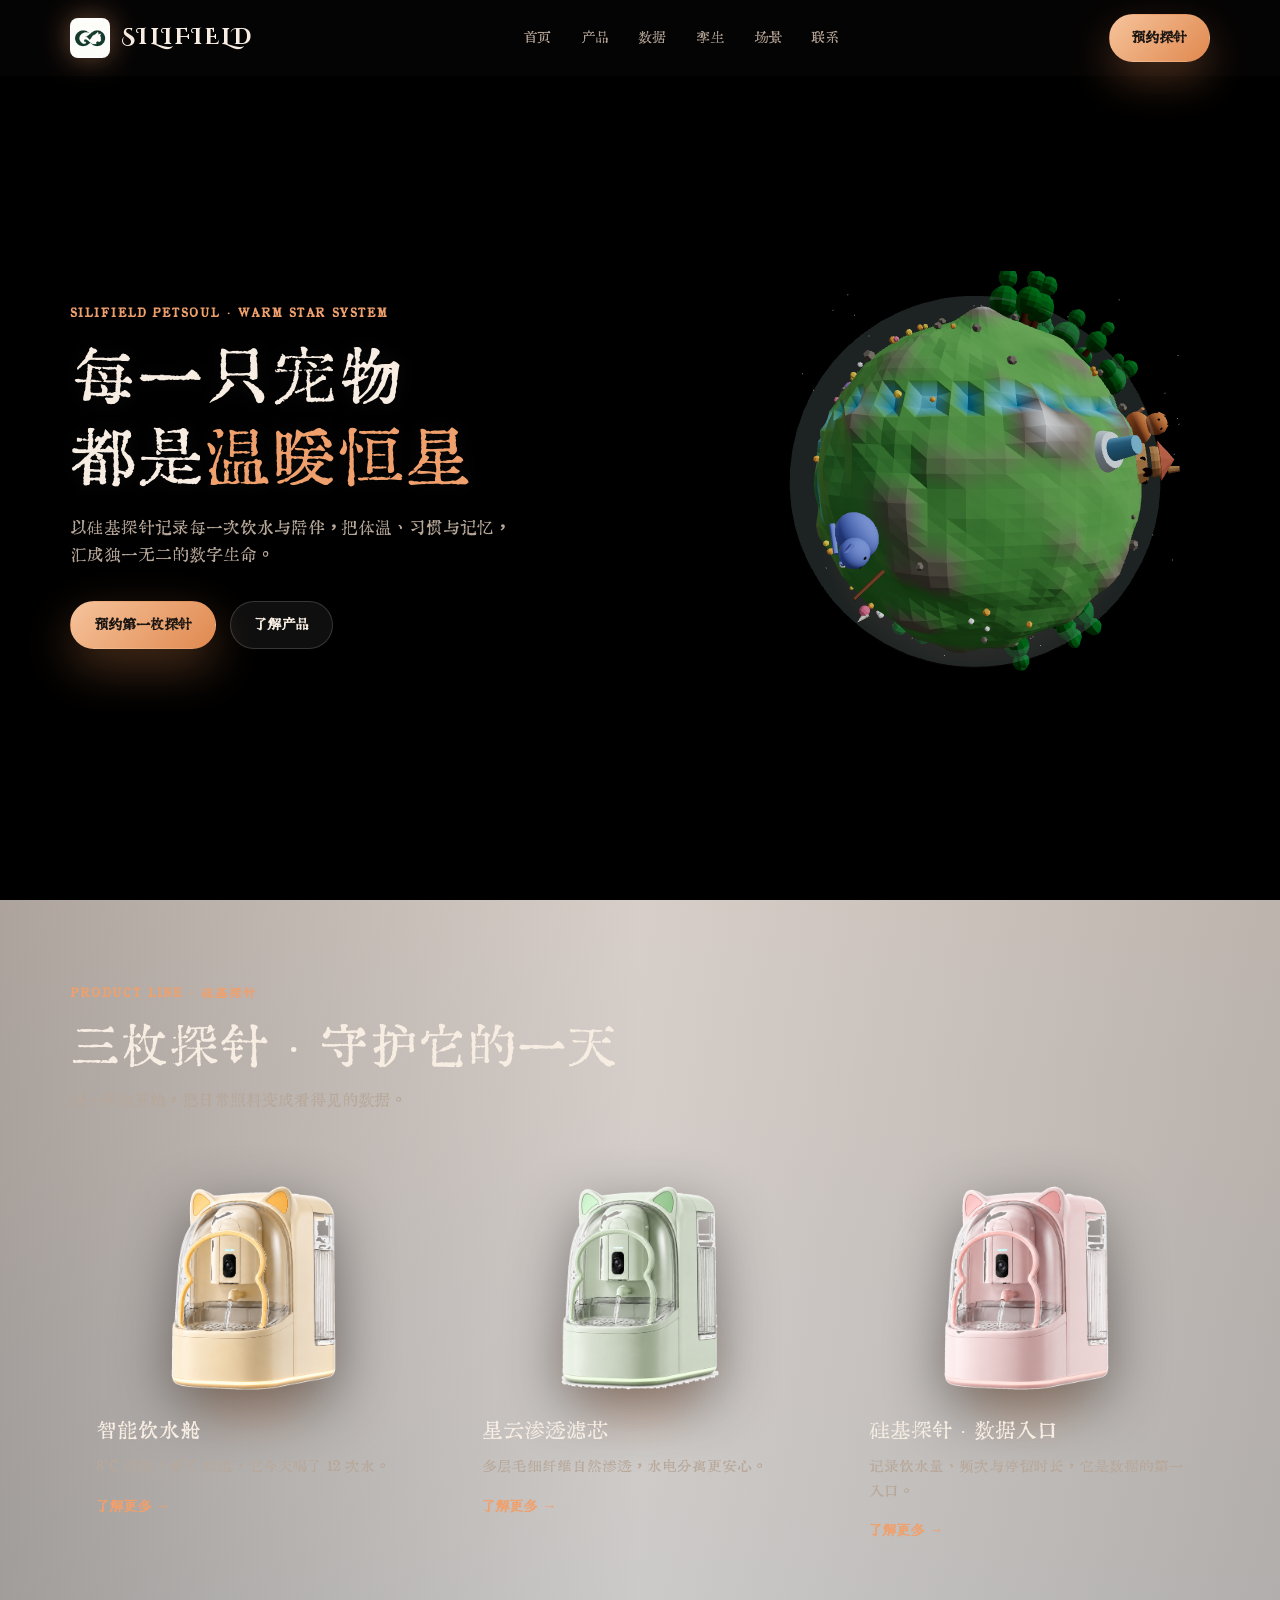
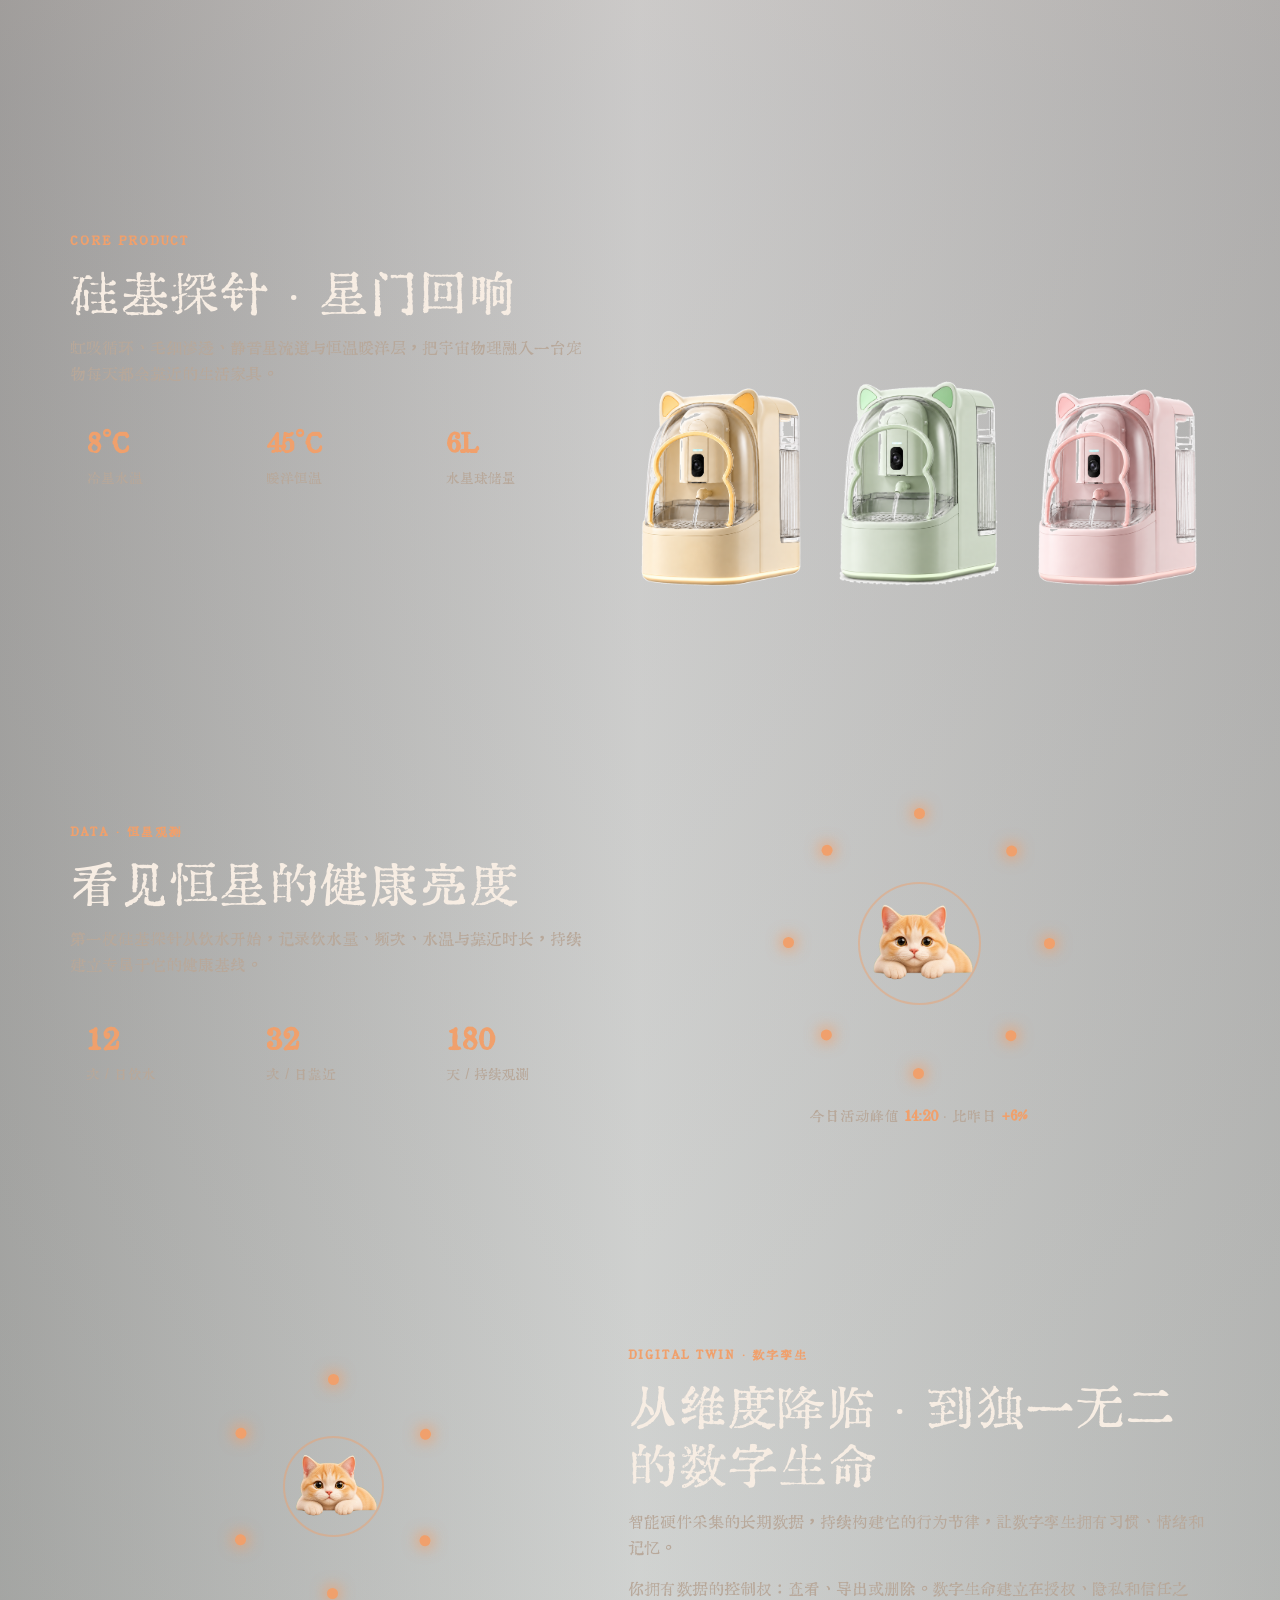
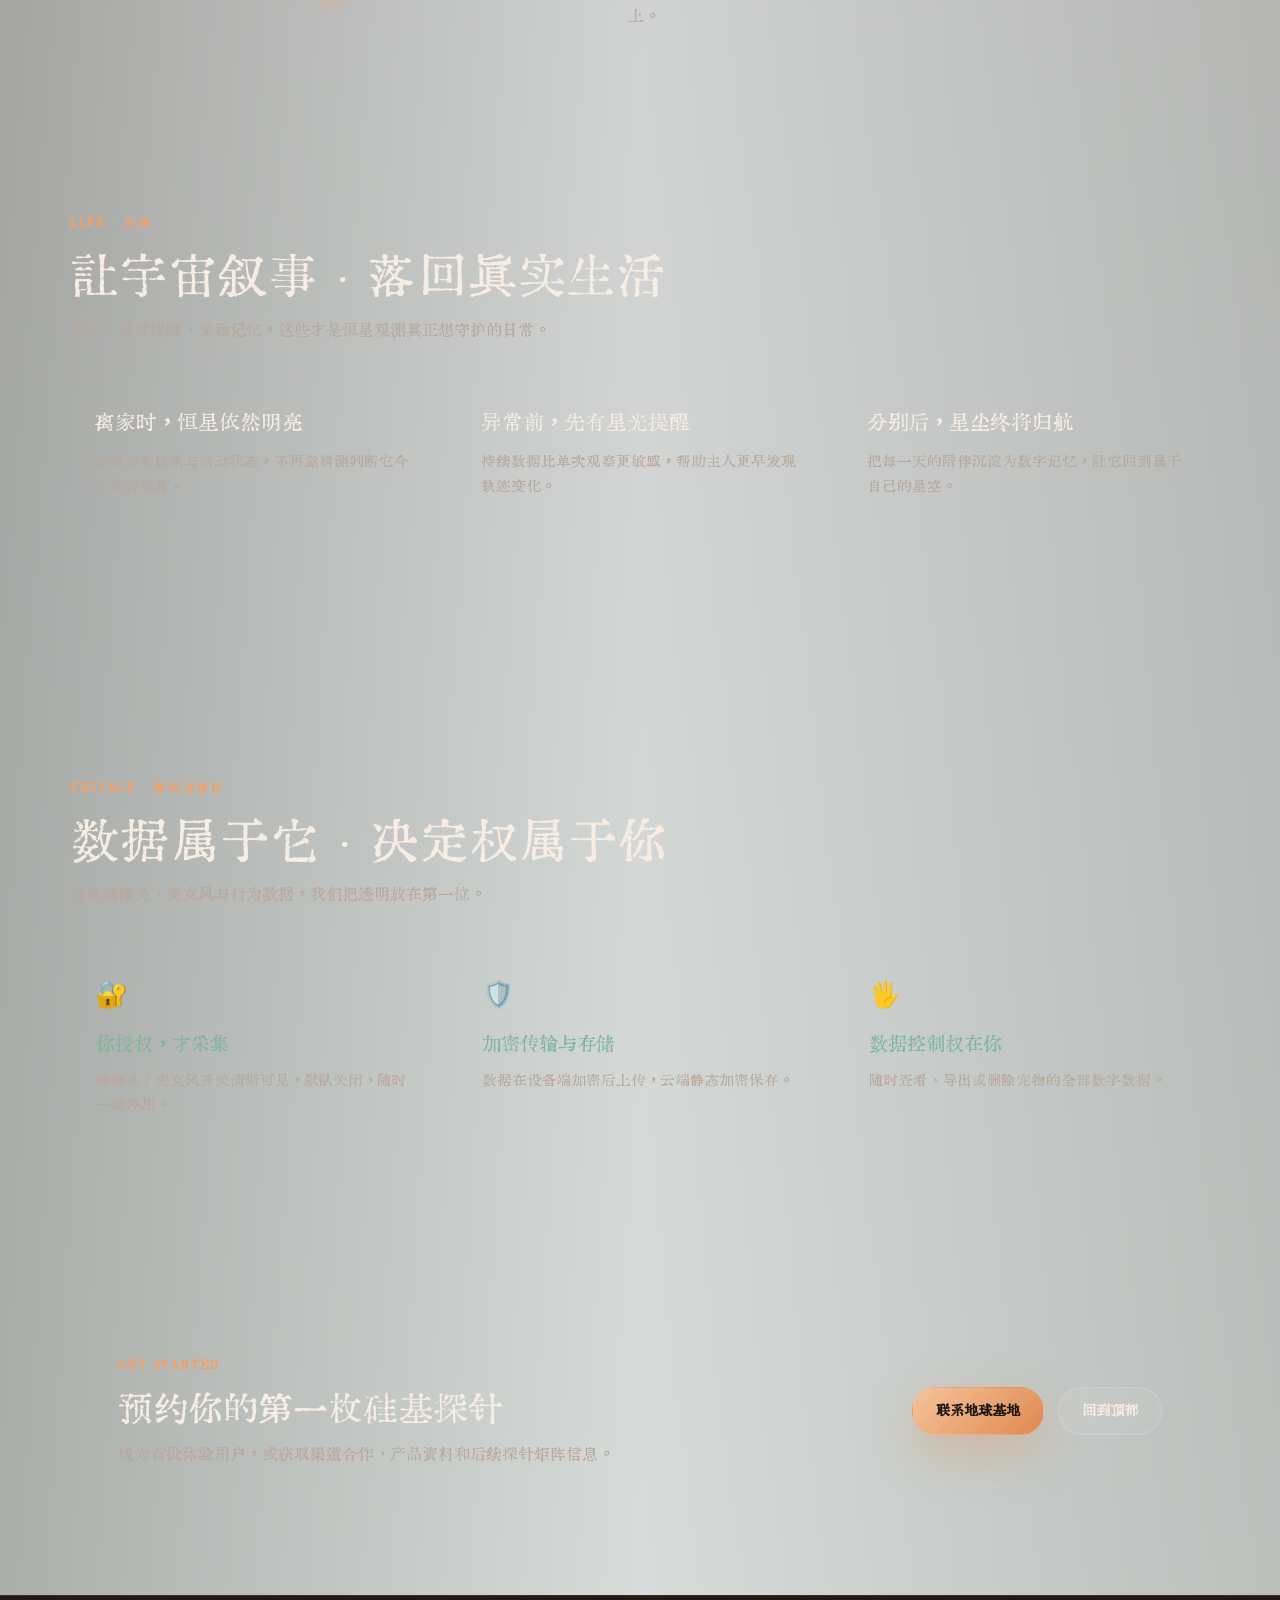
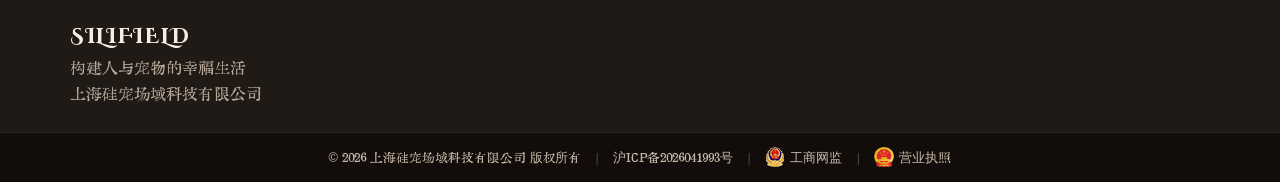
<file: index.html>
<!DOCTYPE html>
<html lang="zh-CN">
<head>
    <meta charset="UTF-8">
    <meta name="viewport" content="width=device-width, initial-scale=1.0">
    <meta name="description" content="硅宠场域 Silifield - 以硅基探针记录宠物恒星的生命数据，从饮水开始，构建从数据采集到数字孪生的温暖生命体系。">
    <meta name="keywords" content="硅宠场域,Silifield,PetSoul,智能宠物饮水机,宠物健康监测,数字孪生,宠物智能硬件">
    <title>硅宠场域 Silifield - 每一只宠物都是温暖恒星</title>
    <link rel="canonical" href="https://www.silifield.com/">
    <link rel="icon" href="images/favicon.png" type="image/png" sizes="64x64">
    <link rel="apple-touch-icon" href="images/apple-touch-icon.png" sizes="180x180">
    <!-- Open Graph：微信 / QQ / 微博等分享链接时显示中文标题、描述与封面图 -->
    <meta property="og:type" content="website">
    <meta property="og:site_name" content="硅宠场域 Silifield">
    <meta property="og:title" content="硅宠场域 Silifield - 每一只宠物都是温暖恒星">
    <meta property="og:description" content="以硅基探针记录宠物恒星的生命数据，从饮水开始，构建从数据采集到数字孪生的温暖生命体系。">
    <meta property="og:url" content="https://www.silifield.com/">
    <meta property="og:image" content="https://www.silifield.com/images/og-cover.jpg">
    <meta property="og:image:width" content="1200">
    <meta property="og:image:height" content="630">
    <meta property="og:locale" content="zh_CN">
    <!-- Twitter / X 分享卡片 -->
    <meta name="twitter:card" content="summary_large_image">
    <meta name="twitter:title" content="硅宠场域 Silifield - 每一只宠物都是温暖恒星">
    <meta name="twitter:description" content="以硅基探针记录宠物恒星的生命数据，从饮水开始，构建从数据采集到数字孪生的温暖生命体系。">
    <meta name="twitter:image" content="https://www.silifield.com/images/og-cover.jpg">
    <link rel="stylesheet" href="css/style.css?v=20261014-planet">
</head>
<body>
    <canvas class="page-reveal-mask" id="pageRevealMask" aria-hidden="true"></canvas>

    <header class="site-header" id="navbar">
        <div class="container nav-shell">
            <a class="brand" href="#hero">
                <img class="brand-mark" src="images/silifield-logo.png" alt="硅宠场域 SiliField 商标" width="40" height="40">
                <span class="brand-text">SILIFIELD</span>
            </a>
            <nav class="nav-links" aria-label="主导航">
                <a href="#hero">首页</a>
                <a href="#products">产品</a>
                <a href="#data">数据</a>
                <a href="#twin">孪生</a>
                <a href="#scenes">场景</a>
                <a href="#contact">联系</a>
            </nav>
            <a class="quote-button" href="#contact">预约探针</a>
            <button class="nav-toggle" id="navbarToggle" type="button" aria-label="打开菜单" aria-expanded="false">
                <span></span>
                <span></span>
                <span></span>
            </button>
        </div>
    </header>

    <main>
        <section class="hero" id="hero">
            <div class="container hero-layout">
                <div class="hero-copy" data-animate>
                    <p class="eyebrow">SILIFIELD PETSOUL · WARM STAR SYSTEM</p>
                    <h1 class="hero-title" aria-label="每一只宠物都是温暖恒星">
                        <span class="hero-title-line">每一只宠物</span>
                        <span class="hero-title-line">都是<span class="g">温暖恒星</span></span>
                    </h1>
                    <p class="hero-desc">以硅基探针记录每一次饮水与陪伴，把体温、习惯与记忆，汇成独一无二的数字生命。</p>
                    <div class="hero-actions">
                        <a class="btn btn-primary" href="#contact">预约第一枚探针</a>
                        <a class="btn btn-secondary" href="#products">了解产品</a>
                    </div>
                </div>

                <div class="hero-prod" data-animate aria-label="Petsoul 3D 数字星球">
                    <div class="prod-glow"></div>
                    <div class="hero-planet" id="heroPlanet"></div>
                </div>
            </div>
        </section>

        <section class="products" id="products">
            <div class="container">
                <div class="section-heading" data-animate>
                    <p class="eyebrow">PRODUCT LINE · 硅基探针</p>
                    <h2>三枚探针 · 守护它的一天</h2>
                    <p>从一杯水开始，把日常照料变成看得见的数据。</p>
                </div>

                <div class="product-grid" data-animate>
                    <article class="prod-card">
                        <div class="prod-glow"></div>
                        <div class="prod-img"><img src="images/暖泉饮水机V1.0样本1-cutout.png" alt="智能饮水舱" loading="lazy" decoding="async"></div>
                        <h3>智能饮水舱</h3>
                        <p class="prod-line">8°C 清凉 / 45°C 恒温，它今天喝了 12 次水。</p>
                        <a href="#contact">了解更多 <span aria-hidden="true">→</span></a>
                    </article>

                    <article class="prod-card">
                        <div class="prod-glow"></div>
                        <div class="prod-img"><img src="images/暖泉饮水机V1.0样本2-cutout.png" alt="星云渗透滤芯" loading="lazy" decoding="async"></div>
                        <h3>星云渗透滤芯</h3>
                        <p class="prod-line">多层毛细纤维自然渗透，水电分离更安心。</p>
                        <a href="#contact">了解更多 <span aria-hidden="true">→</span></a>
                    </article>

                    <article class="prod-card">
                        <div class="prod-glow"></div>
                        <div class="prod-img"><img src="images/暖泉饮水机V1.0样本3-cutout.png" alt="硅基探针数据入口" loading="lazy" decoding="async"></div>
                        <h3>硅基探针 · 数据入口</h3>
                        <p class="prod-line">记录饮水量、频次与停留时长，它是数据的第一入口。</p>
                        <a href="#contact">了解更多 <span aria-hidden="true">→</span></a>
                    </article>
                </div>
            </div>
        </section>

        <section class="showcase" id="showcase">
            <div class="container showcase-layout">
                <div class="showcase-copy" data-animate>
                    <p class="eyebrow">CORE PRODUCT</p>
                    <h2>硅基探针 · 星门回响</h2>
                    <p>虹吸循环、毛细渗透、静音星流道与恒温暖洋层，把宇宙物理融入一台宠物每天都会靠近的生活家具。</p>
                    <div class="spec-row" aria-label="产品核心参数">
                        <div><strong>8°C</strong><span>冷星水温</span></div>
                        <div><strong>45°C</strong><span>暖洋恒温</span></div>
                        <div><strong>6L</strong><span>水星球储量</span></div>
                    </div>
                </div>

                <div class="project-mosaic sample-gallery" data-animate aria-label="暖泉饮水机 V1.0 样本图">
                    <img class="sample-image" src="images/暖泉饮水机V1.0样本1-cutout.png" alt="暖泉饮水机 V1.0 样本 1" loading="lazy" decoding="async">
                    <img class="sample-image" src="images/暖泉饮水机V1.0样本2-cutout.png" alt="暖泉饮水机 V1.0 样本 2" loading="lazy" decoding="async">
                    <img class="sample-image" src="images/暖泉饮水机V1.0样本3-cutout.png" alt="暖泉饮水机 V1.0 样本 3" loading="lazy" decoding="async">
                </div>
            </div>
        </section>

        <section class="data-section" id="data">
            <div class="container data-layout">
                <div class="data-copy" data-animate>
                    <p class="eyebrow">DATA · 恒星观测</p>
                    <h2>看见恒星的健康亮度</h2>
                    <p>第一枚硅基探针从饮水开始，记录饮水量、频次、水温与靠近时长，持续建立专属于它的健康基线。</p>
                    <div class="data-stats">
                        <div class="stat"><strong data-count="12">0</strong><span>次 / 日饮水</span></div>
                        <div class="stat"><strong data-count="32">0</strong><span>次 / 日靠近</span></div>
                        <div class="stat"><strong data-count="180">0</strong><span>天 / 持续观测</span></div>
                    </div>
                </div>

                <div class="data-console" data-animate aria-label="饮水活动呼吸光点轨道">
                    <div class="orbit">
                        <div class="orbit-track">
                            <span class="slot" style="transform: rotate(0deg)"><i></i></span>
                            <span class="slot" style="transform: rotate(45deg)"><i></i></span>
                            <span class="slot" style="transform: rotate(90deg)"><i></i></span>
                            <span class="slot" style="transform: rotate(135deg)"><i></i></span>
                            <span class="slot" style="transform: rotate(180deg)"><i></i></span>
                            <span class="slot" style="transform: rotate(225deg)"><i></i></span>
                            <span class="slot" style="transform: rotate(270deg)"><i></i></span>
                            <span class="slot" style="transform: rotate(315deg)"><i></i></span>
                        </div>
                        <div class="orbit-pet"><img src="images/postcard-cat.png" alt="猫咪头像" loading="lazy" decoding="async"></div>
                    </div>
                    <p class="orbit-cap">今日活动峰值 <b>14:20</b> · 比昨日 <b>+6%</b></p>
                </div>
            </div>
        </section>

        <section class="twin-section" id="twin">
            <div class="container twin-layout">
                <div class="twin-visual" data-animate aria-label="数字孪生宠物轨道">
                    <div class="orbit orbit-sm">
                        <div class="orbit-track">
                            <span class="slot" style="transform: rotate(0deg)"><i></i></span>
                            <span class="slot" style="transform: rotate(60deg)"><i></i></span>
                            <span class="slot" style="transform: rotate(120deg)"><i></i></span>
                            <span class="slot" style="transform: rotate(180deg)"><i></i></span>
                            <span class="slot" style="transform: rotate(240deg)"><i></i></span>
                            <span class="slot" style="transform: rotate(300deg)"><i></i></span>
                        </div>
                        <div class="orbit-pet"><img src="images/postcard-cat.png" alt="数字孪生宠物" loading="lazy" decoding="async"></div>
                    </div>
                </div>

                <div class="twin-copy" data-animate>
                    <p class="eyebrow">DIGITAL TWIN · 数字孪生</p>
                    <h2>从维度降临 · 到独一无二的数字生命</h2>
                    <p>智能硬件采集的长期数据，持续构建它的行为节律，让数字孪生拥有习惯、情绪和记忆。</p>
                    <p>你拥有数据的控制权：查看、导出或删除。数字生命建立在授权、隐私和信任之上。</p>
                </div>
            </div>
        </section>

        <section class="scenes" id="scenes">
            <div class="container">
                <div class="section-heading" data-animate>
                    <p class="eyebrow">LIFE · 生活</p>
                    <h2>让宇宙叙事 · 落回真实生活</h2>
                    <p>离家、异常提醒、宠物记忆，这些才是恒星观测真正想守护的日常。</p>
                </div>

                <div class="scene-grid" data-animate>
                    <article class="scene-card">
                        <h3>离家时，恒星依然明亮</h3>
                        <p>远程查看饮水与活动状态，不再靠猜测判断它今天是否正常。</p>
                    </article>
                    <article class="scene-card">
                        <h3>异常前，先有星光提醒</h3>
                        <p>持续数据比单次观察更敏感，帮助主人更早发现轨迹变化。</p>
                    </article>
                    <article class="scene-card">
                        <h3>分别后，星尘终将归航</h3>
                        <p>把每一天的陪伴沉淀为数字记忆，让它回到属于自己的星空。</p>
                    </article>
                </div>
            </div>
        </section>

        <section class="trust-section" id="trust">
            <div class="container">
                <div class="section-heading" data-animate>
                    <p class="eyebrow">PRIVACY · 隐私与信任</p>
                    <h2>数据属于它 · 决定权属于你</h2>
                    <p>涉及摄像头、麦克风与行为数据，我们把透明放在第一位。</p>
                </div>

                <div class="trust-grid" data-animate>
                    <article class="trust-card">
                        <div class="trust-ico" aria-hidden="true">🔐</div>
                        <h3>你授权，才采集</h3>
                        <p>摄像头 / 麦克风开关清晰可见，默认关闭，随时一键停用。</p>
                    </article>
                    <article class="trust-card">
                        <div class="trust-ico" aria-hidden="true">🛡️</div>
                        <h3>加密传输与存储</h3>
                        <p>数据在设备端加密后上传，云端静态加密保存。</p>
                    </article>
                    <article class="trust-card">
                        <div class="trust-ico" aria-hidden="true">🖐️</div>
                        <h3>数据控制权在你</h3>
                        <p>随时查看、导出或删除宠物的全部数字数据。</p>
                    </article>
                </div>
            </div>
        </section>

        <section class="contact-section" id="contact">
            <div class="container">
                <div class="cta-strip" data-animate>
                    <div class="cta-copy">
                        <p class="eyebrow">GET STARTED</p>
                        <h2>预约你的第一枚硅基探针</h2>
                        <p>成为首批体验用户，或获取渠道合作、产品资料和后续探针矩阵信息。</p>
                    </div>
                    <div class="contact-actions">
                        <a class="btn btn-primary" href="#contact" data-postcard-open>联系地球基地</a>
                        <a class="btn btn-secondary" href="#hero">回到顶部</a>
                    </div>
                </div>
            </div>
        </section>
    </main>

    <div class="postcard-modal" id="postcardModal" aria-hidden="true">
        <div class="postcard-backdrop" data-postcard-close></div>
        <section class="postcard-dialog" role="dialog" aria-modal="true" aria-labelledby="postcardTitle">
            <div class="postcard-paper">
                <div class="postcard-stamp">SILIFIELD<br>PETSOUL</div>
                <p class="postcard-kicker">A POSTCARD FROM THE WARM FIELD</p>
                <h2 id="postcardTitle">上海硅宠场域科技有限公司</h2>
                <p class="postcard-vision">构建人与宠物的幸福生活</p>
                <p class="postcard-body">每一只宠物，都是从硅宠场域降临地球的温暖恒星。我们用硅基探针记录陪伴，以数字孪生留住生命的亮度。</p>
                <div class="postcard-signature">SiliField PetSoul</div>
            </div>
            <img class="postcard-cat" src="images/postcard-cat.png" alt="趴在明信片上的可爱橘白猫咪" decoding="async">
        </section>
    </div>

    <footer class="site-footer">
        <div class="container footer-layout">
            <div>
                <strong class="footer-brand">SILIFIELD</strong>
                <p>构建人与宠物的幸福生活</p>
                <p>上海硅宠场域科技有限公司</p>
            </div>
        </div>
    </footer>

    <div class="footer-legal-bar" role="contentinfo">
        <div class="container">
            <span class="legal-item legal-copy">&copy; 2026 上海硅宠场域科技有限公司 版权所有</span>
            <span class="legal-item">
                <a class="legal-link" href="https://beian.miit.gov.cn/" target="_blank" rel="noopener noreferrer">沪ICP备2026041993号</a>
            </span>
            <span class="legal-item">
                <img class="legal-emblem" src="images/national-emblem.png" alt="" width="20" height="20" decoding="async" aria-hidden="true">
                <a class="legal-link" href="http://www.beian.gov.cn/" target="_blank" rel="noopener noreferrer">工商网监</a>
            </span>
            <!-- 拿到「沪公网安备XXXX号」后，将上方 href 替换为官方标准完整备案页格式：
                 http://www.beian.gov.cn/portal/registerSystemInfo?recordcode=沪公网安备号码 -->
            <span class="legal-item">
                <img class="legal-emblem" src="images/gh.png" alt="" width="20" height="20" decoding="async" aria-hidden="true">
                <span class="legal-license" title="营业执照（待接入）">营业执照</span>
            </span>
            <!-- 预留营业执照入口：后续请将上方 span 替换为
                 <a class="legal-link" href="https://您的营业执照链接" target="_blank" rel="noopener noreferrer">营业执照</a> -->
        </div>
    </div>

    <script type="module" src="js/planet-scene.js?v=20261014f"></script>
    <script src="js/main.js?v=20260807-warm8"></script>
</body>
</html>
</file>
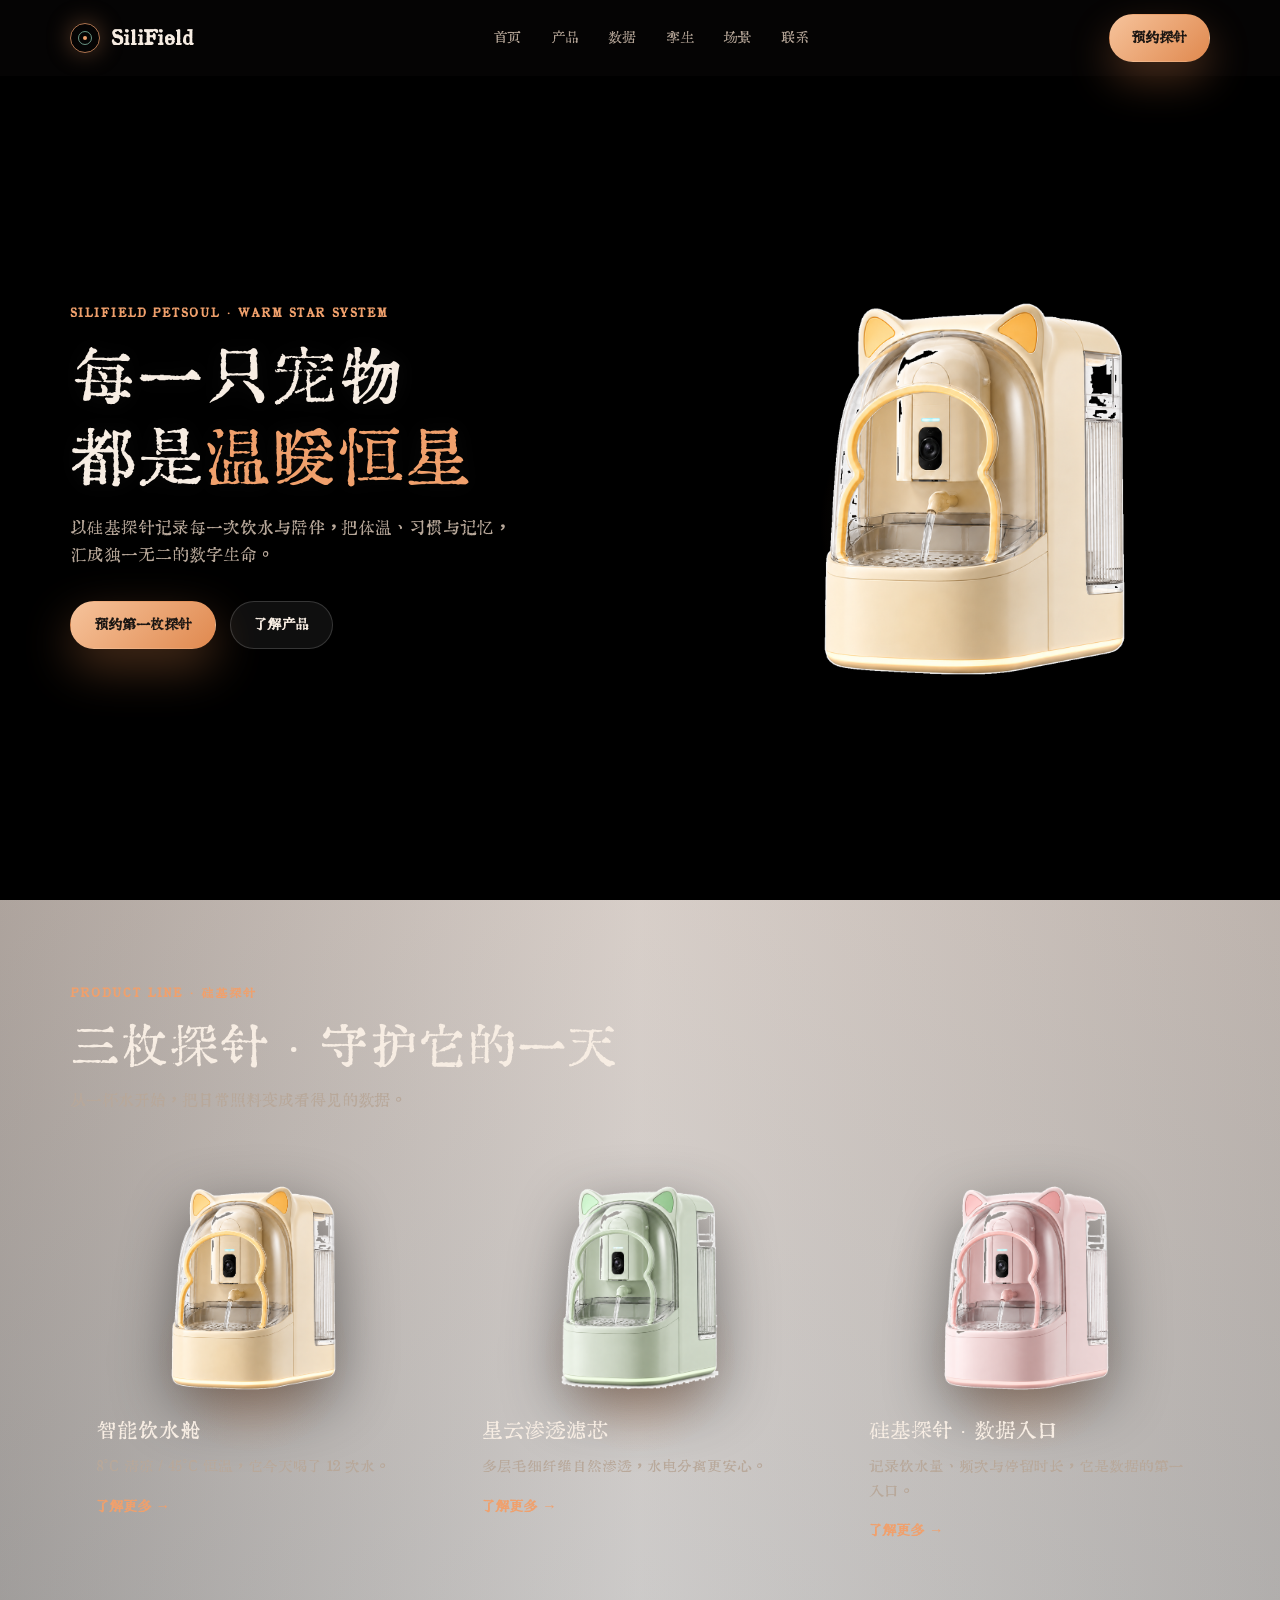
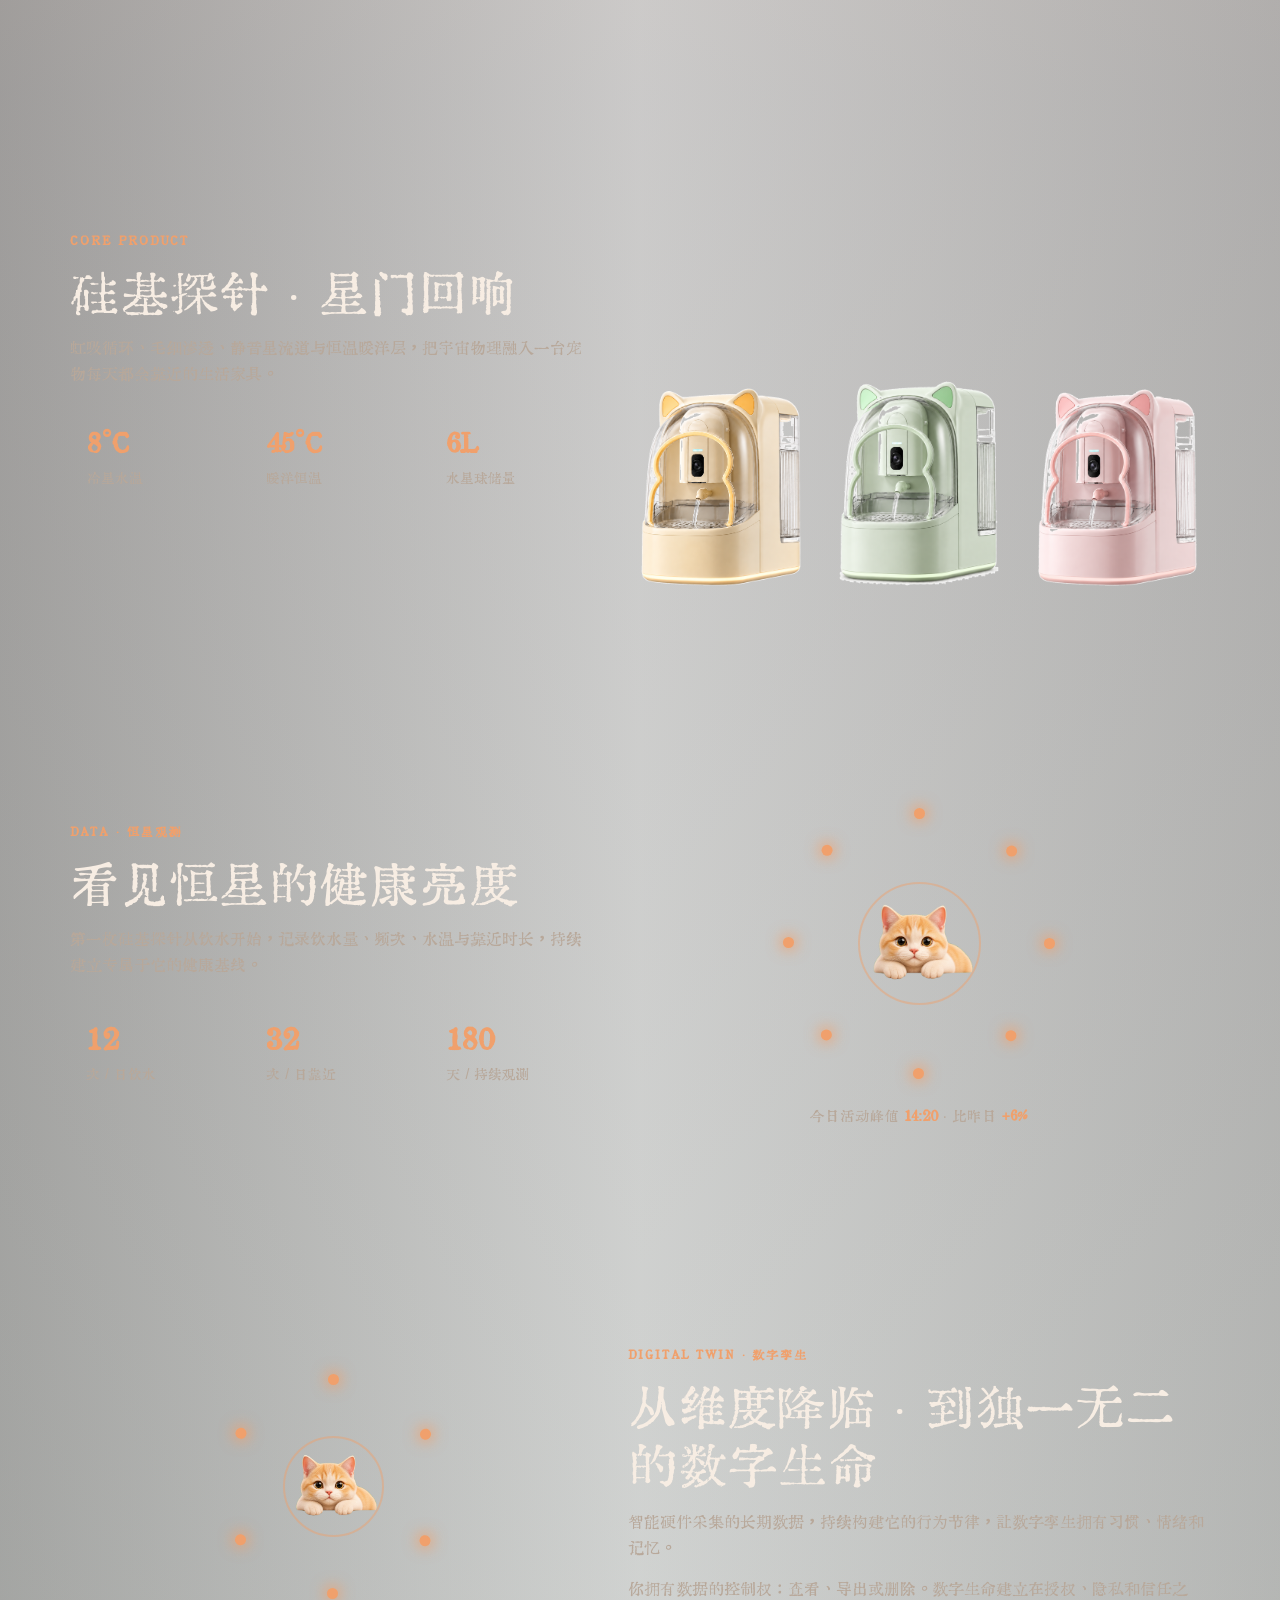
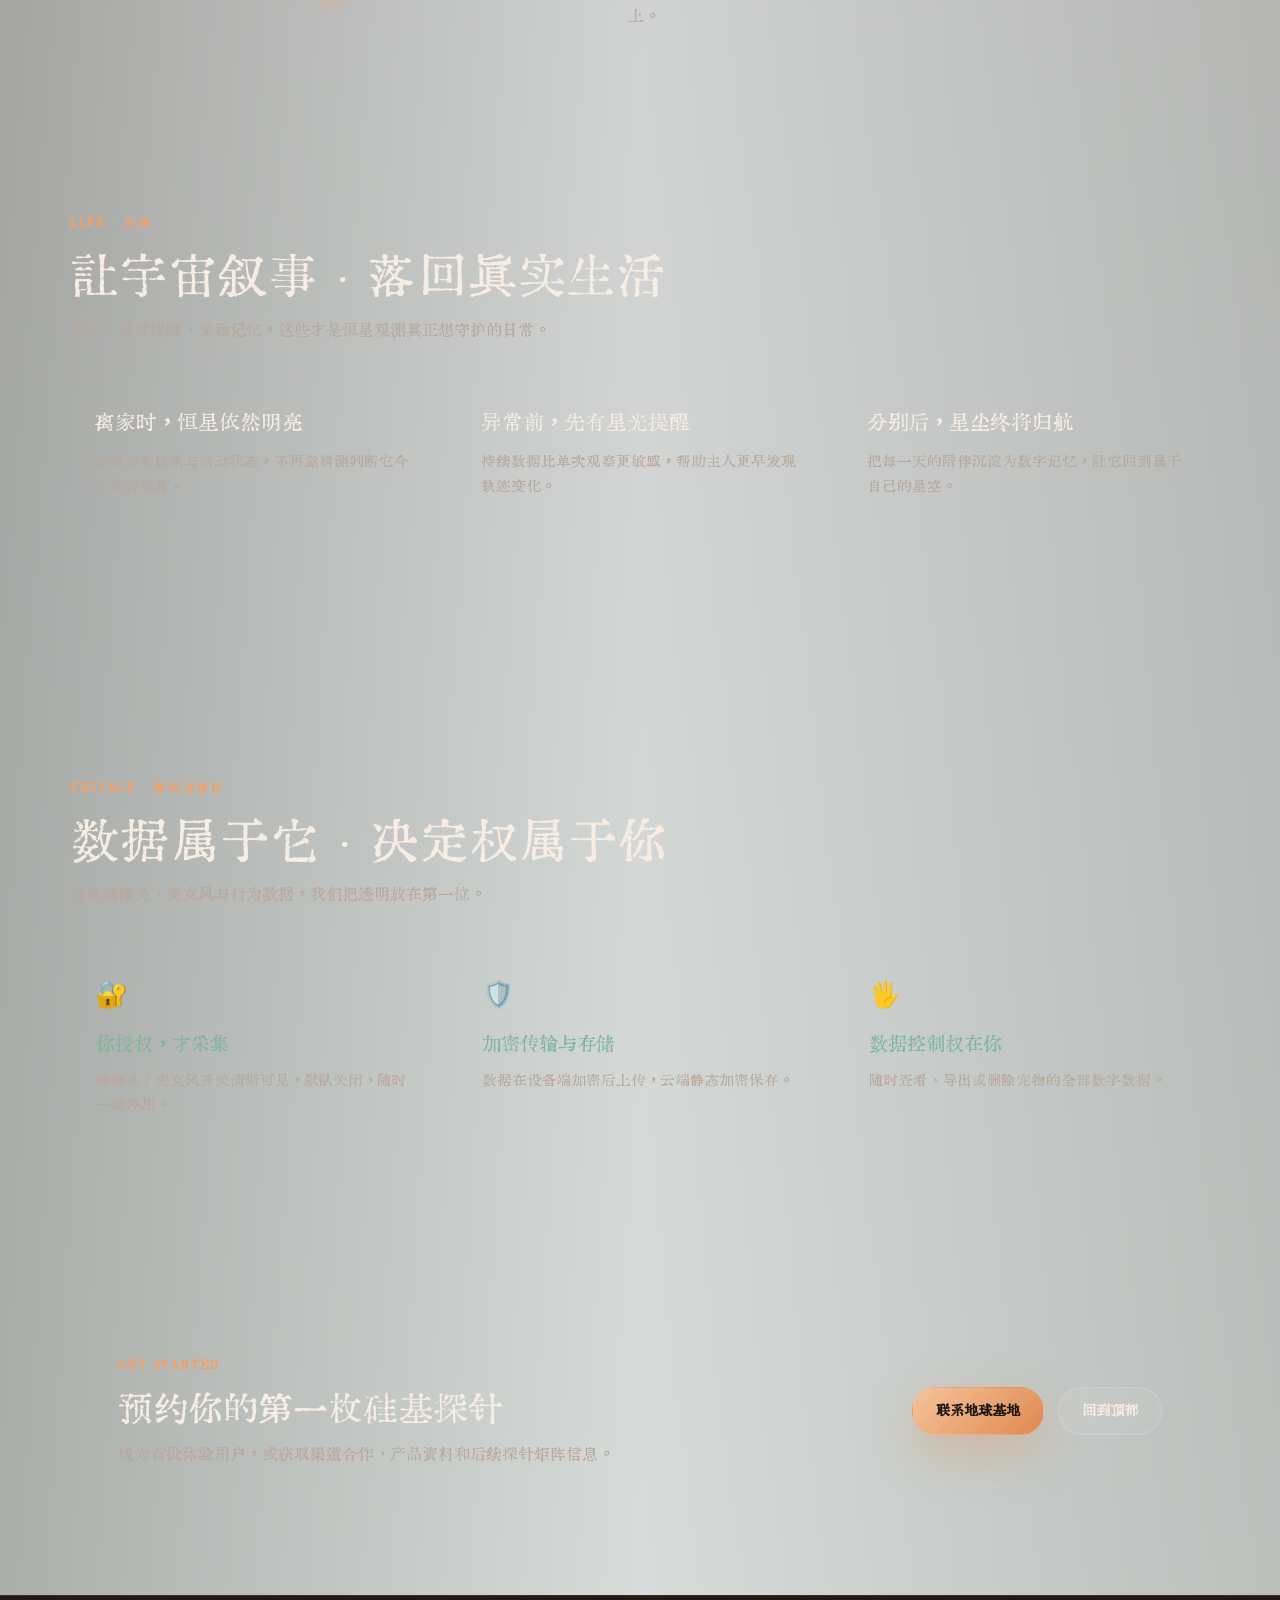
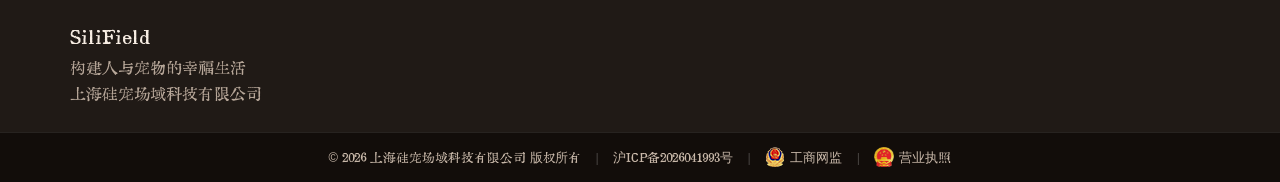
<file: docs/index.html>
<!DOCTYPE html>
<html lang="zh-CN">
<head>
    <meta charset="UTF-8">
    <meta name="viewport" content="width=device-width, initial-scale=1.0">
    <meta name="description" content="硅宠场域 Silifield - 以硅基探针记录宠物恒星的生命数据，从饮水开始，构建从数据采集到数字孪生的温暖生命体系。">
    <meta name="keywords" content="硅宠场域,Silifield,PetSoul,智能宠物饮水机,宠物健康监测,数字孪生,宠物智能硬件">
    <title>硅宠场域 Silifield - 每一只宠物都是温暖恒星</title>
    <link rel="canonical" href="https://www.silifield.com/">
    <link rel="icon" href="images/favicon.png" type="image/png" sizes="64x64">
    <link rel="apple-touch-icon" href="images/apple-touch-icon.png" sizes="180x180">
    <!-- Open Graph：微信 / QQ / 微博等分享链接时显示中文标题、描述与封面图 -->
    <meta property="og:type" content="website">
    <meta property="og:site_name" content="硅宠场域 Silifield">
    <meta property="og:title" content="硅宠场域 Silifield - 每一只宠物都是温暖恒星">
    <meta property="og:description" content="以硅基探针记录宠物恒星的生命数据，从饮水开始，构建从数据采集到数字孪生的温暖生命体系。">
    <meta property="og:url" content="https://www.silifield.com/">
    <meta property="og:image" content="https://www.silifield.com/images/og-cover.jpg">
    <meta property="og:image:width" content="1200">
    <meta property="og:image:height" content="630">
    <meta property="og:locale" content="zh_CN">
    <!-- Twitter / X 分享卡片 -->
    <meta name="twitter:card" content="summary_large_image">
    <meta name="twitter:title" content="硅宠场域 Silifield - 每一只宠物都是温暖恒星">
    <meta name="twitter:description" content="以硅基探针记录宠物恒星的生命数据，从饮水开始，构建从数据采集到数字孪生的温暖生命体系。">
    <meta name="twitter:image" content="https://www.silifield.com/images/og-cover.jpg">
    <link rel="stylesheet" href="css/style.css?v=20260901-footer">
</head>
<body>
    <canvas class="page-reveal-mask" id="pageRevealMask" aria-hidden="true"></canvas>

    <header class="site-header" id="navbar">
        <div class="container nav-shell">
            <a class="brand" href="#hero">
                <span class="brand-mark" aria-hidden="true"></span>
                <span class="brand-text">SiliField</span>
            </a>
            <nav class="nav-links" aria-label="主导航">
                <a href="#hero">首页</a>
                <a href="#products">产品</a>
                <a href="#data">数据</a>
                <a href="#twin">孪生</a>
                <a href="#scenes">场景</a>
                <a href="#contact">联系</a>
            </nav>
            <a class="quote-button" href="#contact">预约探针</a>
            <button class="nav-toggle" id="navbarToggle" type="button" aria-label="打开菜单" aria-expanded="false">
                <span></span>
                <span></span>
                <span></span>
            </button>
        </div>
    </header>

    <main>
        <section class="hero" id="hero">
            <div class="container hero-layout">
                <div class="hero-copy" data-animate>
                    <p class="eyebrow">SILIFIELD PETSOUL · WARM STAR SYSTEM</p>
                    <h1 class="hero-title" aria-label="每一只宠物都是温暖恒星">
                        <span class="hero-title-line">每一只宠物</span>
                        <span class="hero-title-line">都是<span class="g">温暖恒星</span></span>
                    </h1>
                    <p class="hero-desc">以硅基探针记录每一次饮水与陪伴，把体温、习惯与记忆，汇成独一无二的数字生命。</p>
                    <div class="hero-actions">
                        <a class="btn btn-primary" href="#contact">预约第一枚探针</a>
                        <a class="btn btn-secondary" href="#products">了解产品</a>
                    </div>
                </div>

                <div class="hero-prod" data-animate aria-label="暖泉智能饮水舱">
                    <div class="prod-glow"></div>
                    <img src="images/暖泉饮水机V1.0样本1-cutout.png" alt="暖泉智能饮水舱" decoding="async">
                </div>
            </div>
        </section>

        <section class="products" id="products">
            <div class="container">
                <div class="section-heading" data-animate>
                    <p class="eyebrow">PRODUCT LINE · 硅基探针</p>
                    <h2>三枚探针 · 守护它的一天</h2>
                    <p>从一杯水开始，把日常照料变成看得见的数据。</p>
                </div>

                <div class="product-grid" data-animate>
                    <article class="prod-card">
                        <div class="prod-glow"></div>
                        <div class="prod-img"><img src="images/暖泉饮水机V1.0样本1-cutout.png" alt="智能饮水舱" loading="lazy" decoding="async"></div>
                        <h3>智能饮水舱</h3>
                        <p class="prod-line">8°C 清凉 / 45°C 恒温，它今天喝了 12 次水。</p>
                        <a href="#contact">了解更多 <span aria-hidden="true">→</span></a>
                    </article>

                    <article class="prod-card">
                        <div class="prod-glow"></div>
                        <div class="prod-img"><img src="images/暖泉饮水机V1.0样本2-cutout.png" alt="星云渗透滤芯" loading="lazy" decoding="async"></div>
                        <h3>星云渗透滤芯</h3>
                        <p class="prod-line">多层毛细纤维自然渗透，水电分离更安心。</p>
                        <a href="#contact">了解更多 <span aria-hidden="true">→</span></a>
                    </article>

                    <article class="prod-card">
                        <div class="prod-glow"></div>
                        <div class="prod-img"><img src="images/暖泉饮水机V1.0样本3-cutout.png" alt="硅基探针数据入口" loading="lazy" decoding="async"></div>
                        <h3>硅基探针 · 数据入口</h3>
                        <p class="prod-line">记录饮水量、频次与停留时长，它是数据的第一入口。</p>
                        <a href="#contact">了解更多 <span aria-hidden="true">→</span></a>
                    </article>
                </div>
            </div>
        </section>

        <section class="showcase" id="showcase">
            <div class="container showcase-layout">
                <div class="showcase-copy" data-animate>
                    <p class="eyebrow">CORE PRODUCT</p>
                    <h2>硅基探针 · 星门回响</h2>
                    <p>虹吸循环、毛细渗透、静音星流道与恒温暖洋层，把宇宙物理融入一台宠物每天都会靠近的生活家具。</p>
                    <div class="spec-row" aria-label="产品核心参数">
                        <div><strong>8°C</strong><span>冷星水温</span></div>
                        <div><strong>45°C</strong><span>暖洋恒温</span></div>
                        <div><strong>6L</strong><span>水星球储量</span></div>
                    </div>
                </div>

                <div class="project-mosaic sample-gallery" data-animate aria-label="暖泉饮水机 V1.0 样本图">
                    <img class="sample-image" src="images/暖泉饮水机V1.0样本1-cutout.png" alt="暖泉饮水机 V1.0 样本 1" loading="lazy" decoding="async">
                    <img class="sample-image" src="images/暖泉饮水机V1.0样本2-cutout.png" alt="暖泉饮水机 V1.0 样本 2" loading="lazy" decoding="async">
                    <img class="sample-image" src="images/暖泉饮水机V1.0样本3-cutout.png" alt="暖泉饮水机 V1.0 样本 3" loading="lazy" decoding="async">
                </div>
            </div>
        </section>

        <section class="data-section" id="data">
            <div class="container data-layout">
                <div class="data-copy" data-animate>
                    <p class="eyebrow">DATA · 恒星观测</p>
                    <h2>看见恒星的健康亮度</h2>
                    <p>第一枚硅基探针从饮水开始，记录饮水量、频次、水温与靠近时长，持续建立专属于它的健康基线。</p>
                    <div class="data-stats">
                        <div class="stat"><strong data-count="12">0</strong><span>次 / 日饮水</span></div>
                        <div class="stat"><strong data-count="32">0</strong><span>次 / 日靠近</span></div>
                        <div class="stat"><strong data-count="180">0</strong><span>天 / 持续观测</span></div>
                    </div>
                </div>

                <div class="data-console" data-animate aria-label="饮水活动呼吸光点轨道">
                    <div class="orbit">
                        <div class="orbit-track">
                            <span class="slot" style="transform: rotate(0deg)"><i></i></span>
                            <span class="slot" style="transform: rotate(45deg)"><i></i></span>
                            <span class="slot" style="transform: rotate(90deg)"><i></i></span>
                            <span class="slot" style="transform: rotate(135deg)"><i></i></span>
                            <span class="slot" style="transform: rotate(180deg)"><i></i></span>
                            <span class="slot" style="transform: rotate(225deg)"><i></i></span>
                            <span class="slot" style="transform: rotate(270deg)"><i></i></span>
                            <span class="slot" style="transform: rotate(315deg)"><i></i></span>
                        </div>
                        <div class="orbit-pet"><img src="images/postcard-cat.png" alt="猫咪头像" loading="lazy" decoding="async"></div>
                    </div>
                    <p class="orbit-cap">今日活动峰值 <b>14:20</b> · 比昨日 <b>+6%</b></p>
                </div>
            </div>
        </section>

        <section class="twin-section" id="twin">
            <div class="container twin-layout">
                <div class="twin-visual" data-animate aria-label="数字孪生宠物轨道">
                    <div class="orbit orbit-sm">
                        <div class="orbit-track">
                            <span class="slot" style="transform: rotate(0deg)"><i></i></span>
                            <span class="slot" style="transform: rotate(60deg)"><i></i></span>
                            <span class="slot" style="transform: rotate(120deg)"><i></i></span>
                            <span class="slot" style="transform: rotate(180deg)"><i></i></span>
                            <span class="slot" style="transform: rotate(240deg)"><i></i></span>
                            <span class="slot" style="transform: rotate(300deg)"><i></i></span>
                        </div>
                        <div class="orbit-pet"><img src="images/postcard-cat.png" alt="数字孪生宠物" loading="lazy" decoding="async"></div>
                    </div>
                </div>

                <div class="twin-copy" data-animate>
                    <p class="eyebrow">DIGITAL TWIN · 数字孪生</p>
                    <h2>从维度降临 · 到独一无二的数字生命</h2>
                    <p>智能硬件采集的长期数据，持续构建它的行为节律，让数字孪生拥有习惯、情绪和记忆。</p>
                    <p>你拥有数据的控制权：查看、导出或删除。数字生命建立在授权、隐私和信任之上。</p>
                </div>
            </div>
        </section>

        <section class="scenes" id="scenes">
            <div class="container">
                <div class="section-heading" data-animate>
                    <p class="eyebrow">LIFE · 生活</p>
                    <h2>让宇宙叙事 · 落回真实生活</h2>
                    <p>离家、异常提醒、宠物记忆，这些才是恒星观测真正想守护的日常。</p>
                </div>

                <div class="scene-grid" data-animate>
                    <article class="scene-card">
                        <h3>离家时，恒星依然明亮</h3>
                        <p>远程查看饮水与活动状态，不再靠猜测判断它今天是否正常。</p>
                    </article>
                    <article class="scene-card">
                        <h3>异常前，先有星光提醒</h3>
                        <p>持续数据比单次观察更敏感，帮助主人更早发现轨迹变化。</p>
                    </article>
                    <article class="scene-card">
                        <h3>分别后，星尘终将归航</h3>
                        <p>把每一天的陪伴沉淀为数字记忆，让它回到属于自己的星空。</p>
                    </article>
                </div>
            </div>
        </section>

        <section class="trust-section" id="trust">
            <div class="container">
                <div class="section-heading" data-animate>
                    <p class="eyebrow">PRIVACY · 隐私与信任</p>
                    <h2>数据属于它 · 决定权属于你</h2>
                    <p>涉及摄像头、麦克风与行为数据，我们把透明放在第一位。</p>
                </div>

                <div class="trust-grid" data-animate>
                    <article class="trust-card">
                        <div class="trust-ico" aria-hidden="true">🔐</div>
                        <h3>你授权，才采集</h3>
                        <p>摄像头 / 麦克风开关清晰可见，默认关闭，随时一键停用。</p>
                    </article>
                    <article class="trust-card">
                        <div class="trust-ico" aria-hidden="true">🛡️</div>
                        <h3>加密传输与存储</h3>
                        <p>数据在设备端加密后上传，云端静态加密保存。</p>
                    </article>
                    <article class="trust-card">
                        <div class="trust-ico" aria-hidden="true">🖐️</div>
                        <h3>数据控制权在你</h3>
                        <p>随时查看、导出或删除宠物的全部数字数据。</p>
                    </article>
                </div>
            </div>
        </section>

        <section class="contact-section" id="contact">
            <div class="container">
                <div class="cta-strip" data-animate>
                    <div class="cta-copy">
                        <p class="eyebrow">GET STARTED</p>
                        <h2>预约你的第一枚硅基探针</h2>
                        <p>成为首批体验用户，或获取渠道合作、产品资料和后续探针矩阵信息。</p>
                    </div>
                    <div class="contact-actions">
                        <a class="btn btn-primary" href="#contact" data-postcard-open>联系地球基地</a>
                        <a class="btn btn-secondary" href="#hero">回到顶部</a>
                    </div>
                </div>
            </div>
        </section>
    </main>

    <div class="postcard-modal" id="postcardModal" aria-hidden="true">
        <div class="postcard-backdrop" data-postcard-close></div>
        <section class="postcard-dialog" role="dialog" aria-modal="true" aria-labelledby="postcardTitle">
            <div class="postcard-paper">
                <div class="postcard-stamp">SILIFIELD<br>PETSOUL</div>
                <p class="postcard-kicker">A POSTCARD FROM THE WARM FIELD</p>
                <h2 id="postcardTitle">上海硅宠场域科技有限公司</h2>
                <p class="postcard-vision">构建人与宠物的幸福生活</p>
                <p class="postcard-body">每一只宠物，都是从硅宠场域降临地球的温暖恒星。我们用硅基探针记录陪伴，以数字孪生留住生命的亮度。</p>
                <div class="postcard-signature">SiliField PetSoul</div>
            </div>
            <img class="postcard-cat" src="images/postcard-cat.png" alt="趴在明信片上的可爱橘白猫咪" decoding="async">
        </section>
    </div>

    <footer class="site-footer">
        <div class="container footer-layout">
            <div>
                <strong>SiliField</strong>
                <p>构建人与宠物的幸福生活</p>
                <p>上海硅宠场域科技有限公司</p>
            </div>
        </div>
    </footer>

    <div class="footer-legal-bar" role="contentinfo">
        <div class="container">
            <span class="legal-item legal-copy">&copy; 2026 上海硅宠场域科技有限公司 版权所有</span>
            <span class="legal-item">
                <a class="legal-link" href="https://beian.miit.gov.cn/" target="_blank" rel="noopener noreferrer">沪ICP备2026041993号</a>
            </span>
            <span class="legal-item">
                <img class="legal-emblem" src="images/national-emblem.png" alt="" width="20" height="20" decoding="async" aria-hidden="true">
                <a class="legal-link" href="http://www.beian.gov.cn/" target="_blank" rel="noopener noreferrer">工商网监</a>
            </span>
            <!-- 拿到「沪公网安备XXXX号」后，将上方 href 替换为官方标准完整备案页格式：
                 http://www.beian.gov.cn/portal/registerSystemInfo?recordcode=沪公网安备号码 -->
            <span class="legal-item">
                <img class="legal-emblem" src="images/gh.png" alt="" width="20" height="20" decoding="async" aria-hidden="true">
                <span class="legal-license" title="营业执照（待接入）">营业执照</span>
            </span>
            <!-- 预留营业执照入口：后续请将上方 span 替换为
                 <a class="legal-link" href="https://您的营业执照链接" target="_blank" rel="noopener noreferrer">营业执照</a> -->
        </div>
    </div>

    <script src="js/main.js?v=20260807-warm8"></script>
</body>
</html>
</file>
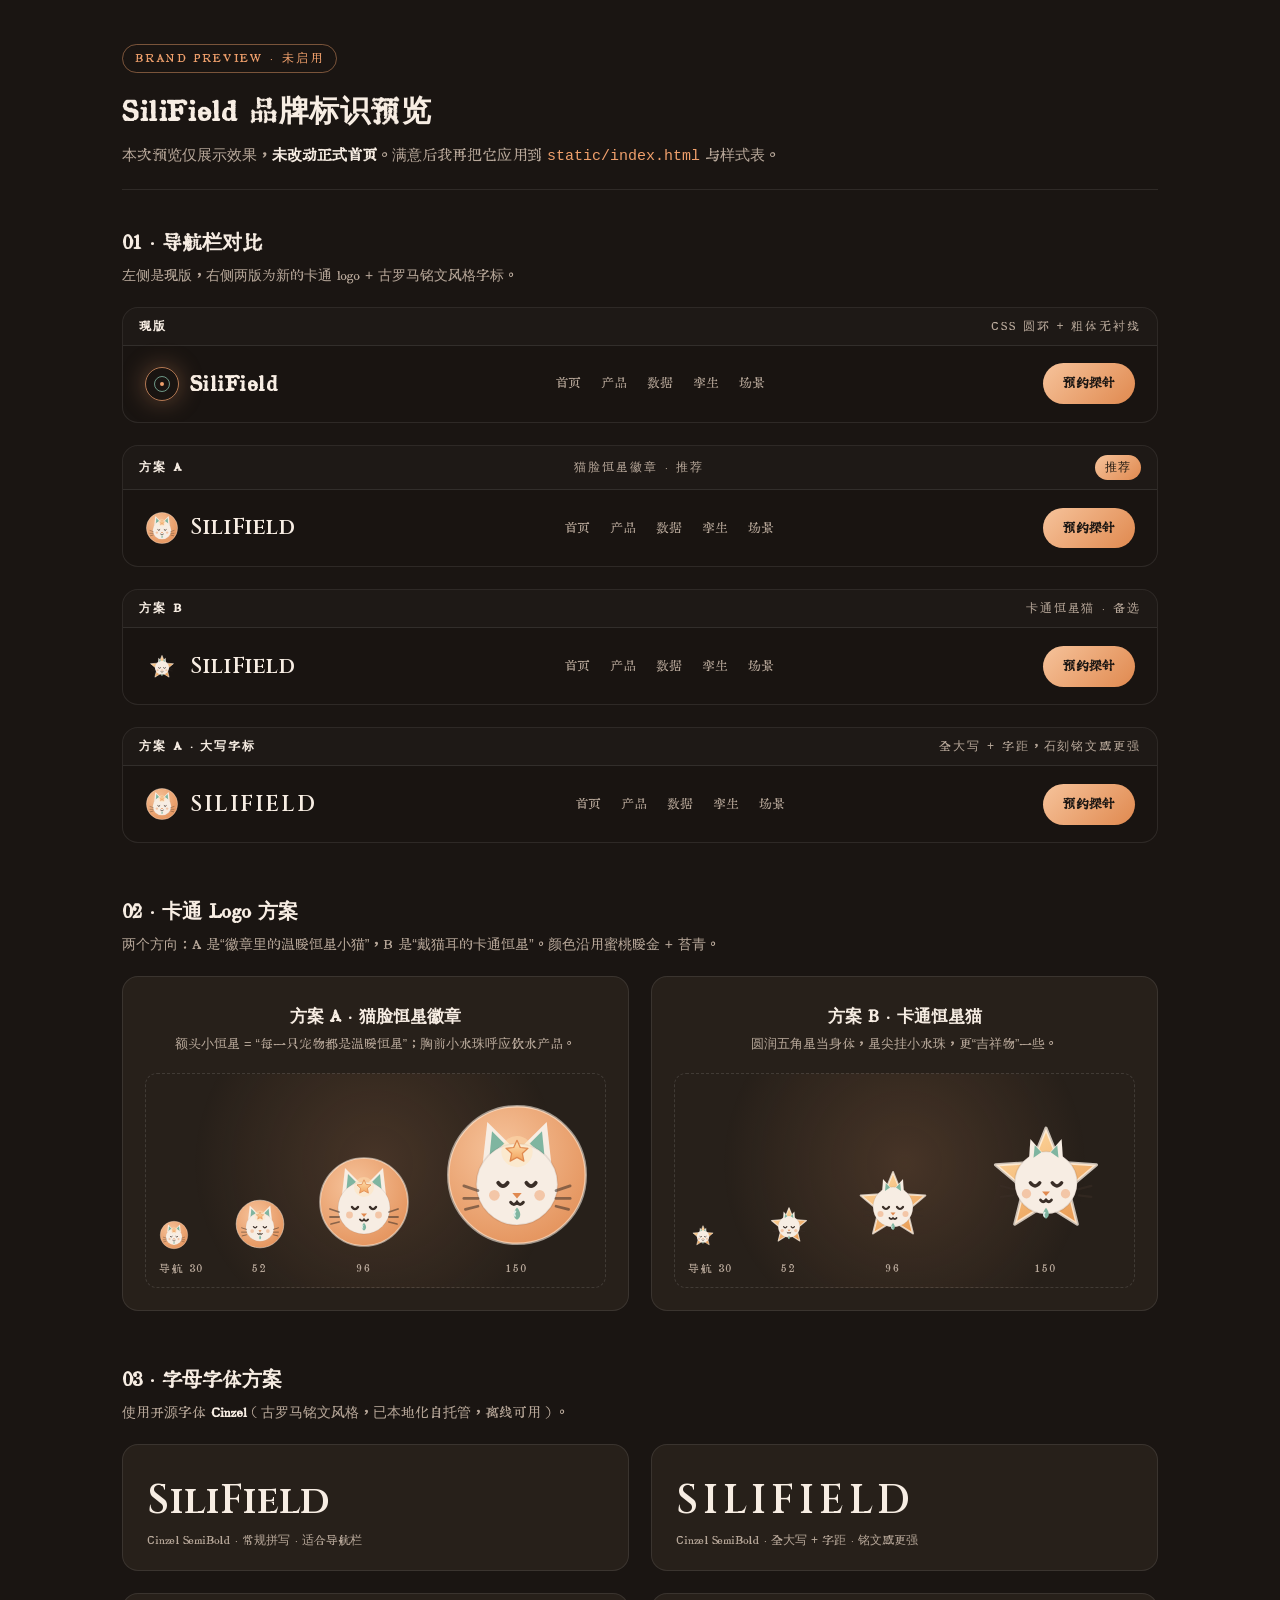
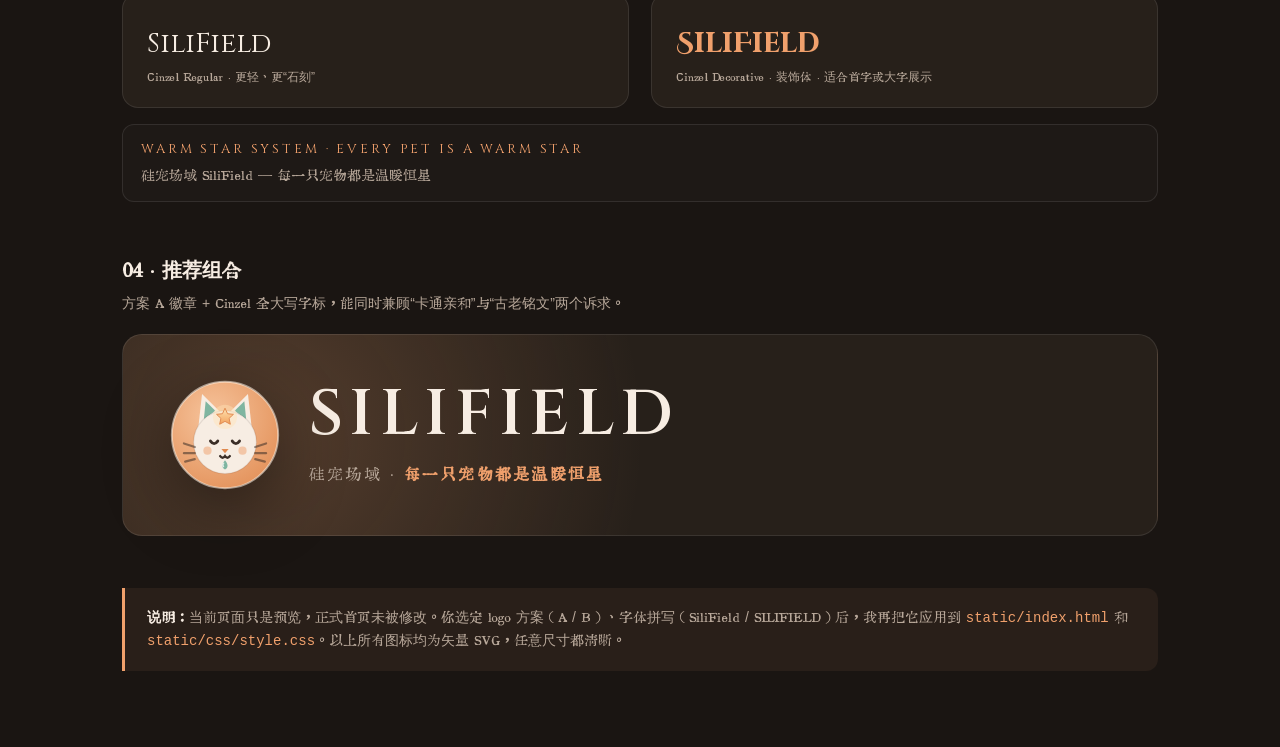
<file: brand-preview.html>
<!DOCTYPE html>
<html lang="zh-CN">
<head>
    <meta charset="UTF-8">
    <meta name="viewport" content="width=device-width, initial-scale=1.0">
    <title>SiliField 品牌标识预览</title>
    <style>
        @font-face {
            font-family: "Cinzel";
            src: url("fonts/cinzel-latin.woff2") format("woff2");
            font-weight: 100 900;
            font-style: normal;
            font-display: swap;
        }
        @font-face {
            font-family: "Cinzel Decorative";
            src: url("fonts/cinzel-decorative-400.woff2") format("woff2");
            font-weight: 400;
            font-style: normal;
            font-display: swap;
        }
        @font-face {
            font-family: "Cinzel Decorative";
            src: url("fonts/cinzel-decorative-700.woff2") format("woff2");
            font-weight: 700;
            font-style: normal;
            font-display: swap;
        }
        @font-face {
            font-family: "Huiwen Mincho";
            src: url("fonts/huiwen-mincho-subset.woff2") format("woff2");
            font-weight: 400;
            font-style: normal;
            font-display: swap;
        }

        :root {
            --bg: #1a1512;
            --surface: #27201a;
            --line: rgba(255, 255, 255, 0.09);
            --text: #f7ede3;
            --muted: #b8a89a;
            --peach: #f0a06c;
            --peach-deep: #e0894f;
            --peach-soft: #f6c39b;
            --sage: #7fb5a0;
            --font-serif: "Huiwen Mincho", "Noto Serif SC", "Songti SC", "STSong", Georgia, serif;
            --font-sans: "Huiwen Mincho", "PingFang SC", -apple-system, sans-serif;
        }

        * { box-sizing: border-box; margin: 0; padding: 0; }
        body {
            background: var(--bg);
            color: var(--text);
            font-family: var(--font-sans);
            line-height: 1.6;
            padding-bottom: 80px;
        }

        .wrap { max-width: 1080px; margin: 0 auto; padding: 0 22px; }

        .page-head {
            padding: 44px 0 20px;
            border-bottom: 1px solid var(--line);
            margin-bottom: 36px;
        }
        .page-head h1 {
            font-family: var(--font-serif);
            font-size: 30px;
            font-weight: 700;
            letter-spacing: 0.02em;
        }
        .page-head p { color: var(--muted); margin-top: 8px; font-size: 15px; }
        .badge {
            display: inline-block;
            font-size: 12px;
            letter-spacing: 0.18em;
            color: var(--peach);
            border: 1px solid rgba(240, 160, 108, 0.45);
            border-radius: 999px;
            padding: 4px 12px;
            margin-bottom: 14px;
        }

        section { margin-bottom: 52px; }
        .sec-title {
            font-family: var(--font-serif);
            font-size: 20px;
            font-weight: 700;
            margin-bottom: 6px;
        }
        .sec-note { color: var(--muted); font-size: 14px; margin-bottom: 20px; }

        /* ---------- 导航栏对比 ---------- */
        .nav-cards { display: grid; gap: 22px; }
        .nav-card {
            background: rgba(26, 21, 18, 0.66);
            border: 1px solid var(--line);
            border-radius: 16px;
            overflow: hidden;
        }
        .nav-card .tag {
            display: flex;
            align-items: center;
            justify-content: space-between;
            padding: 9px 16px;
            font-size: 12px;
            letter-spacing: 0.16em;
            color: var(--muted);
            border-bottom: 1px solid var(--line);
            background: rgba(255, 255, 255, 0.02);
        }
        .nav-card .tag b { color: var(--text); font-weight: 600; }
        .nav-card .tag .rec {
            color: #241b12;
            background: linear-gradient(135deg, var(--peach-soft), var(--peach-deep));
            border-radius: 999px;
            padding: 3px 10px;
            letter-spacing: 0.08em;
        }
        .nav-shell {
            height: 76px;
            display: flex;
            align-items: center;
            justify-content: space-between;
            padding: 0 22px;
        }
        .nav-links { display: flex; gap: 20px; }
        .nav-links a { color: var(--muted); font-size: 13px; text-decoration: none; }
        .nav-links a:hover { color: var(--text); }
        .quote-pill {
            color: #1a1512;
            font-size: 13px;
            font-weight: 700;
            background: linear-gradient(135deg, var(--peach-soft), var(--peach-deep));
            border-radius: 999px;
            padding: 10px 20px;
            white-space: nowrap;
        }

        /* 品牌标识 */
        .brand { display: inline-flex; align-items: center; gap: 11px; color: var(--text); text-decoration: none; }
        .brand-mark { width: 34px; height: 34px; display: inline-block; position: relative; border-radius: 50%; }
        .brand-mark img { width: 100%; height: 100%; display: block; }

        /* 现版 CSS 圆环 */
        .brand-mark.old {
            border: 1px solid rgba(240, 160, 108, 0.72);
            box-shadow: 0 0 24px rgba(240, 160, 108, 0.35);
        }
        .brand-mark.old::before,
        .brand-mark.old::after {
            content: "";
            position: absolute;
            border-radius: 50%;
        }
        .brand-mark.old::before { inset: 8px; border: 1px solid rgba(127, 181, 160, 0.82); }
        .brand-mark.old::after { inset: 14px; background: var(--peach); }

        .brand-text { font-size: 22px; letter-spacing: 0.02em; }
        .brand-text.old { font-weight: 900; font-family: var(--font-sans); }
        .brand-text.new { font-family: "Cinzel", Georgia, serif; font-weight: 600; }
        .brand-text.new-caps { font-family: "Cinzel", Georgia, serif; font-weight: 600; letter-spacing: 0.10em; }
        .brand-text.deco b {
            font-family: "Cinzel Decorative", Georgia, serif;
            font-weight: 700;
            color: var(--peach);
        }

        /* ---------- Logo 方案 ---------- */
        .logo-grid { display: grid; grid-template-columns: 1fr 1fr; gap: 22px; }
        .logo-card {
            background: var(--surface);
            border: 1px solid var(--line);
            border-radius: 16px;
            padding: 26px 22px 22px;
            text-align: center;
        }
        .logo-card h3 { font-family: var(--font-serif); font-size: 17px; margin-bottom: 4px; }
        .logo-card p { color: var(--muted); font-size: 13px; margin-bottom: 18px; }
        .logo-sizes {
            display: flex;
            align-items: flex-end;
            justify-content: center;
            gap: 30px;
            padding: 26px 0 10px;
            background: radial-gradient(circle at 50% 42%, rgba(240, 160, 108, 0.16), transparent 70%);
            border-radius: 12px;
            border: 1px dashed rgba(255, 255, 255, 0.12);
        }
        .logo-sizes img { display: block; }
        .size-label { margin-top: 10px; font-size: 11px; color: var(--muted); letter-spacing: 0.12em; }

        /* ---------- 字体方案 ---------- */
        .font-grid { display: grid; grid-template-columns: 1fr 1fr; gap: 22px; }
        .font-card {
            background: var(--surface);
            border: 1px solid var(--line);
            border-radius: 16px;
            padding: 24px 24px 20px;
        }
        .font-card .sample { margin: 8px 0 6px; }
        .font-card .f400 { font-family: "Cinzel", Georgia, serif; font-weight: 400; }
        .font-card .f600 { font-family: "Cinzel", Georgia, serif; font-weight: 600; }
        .font-card .f700 { font-family: "Cinzel", Georgia, serif; font-weight: 700; }
        .font-card .deco { font-family: "Cinzel Decorative", Georgia, serif; font-weight: 700; }
        .font-card .cap { letter-spacing: 0.12em; }
        .font-card .meta { font-size: 12px; color: var(--muted); }
        .size-40 { font-size: 40px; line-height: 1.2; }
        .size-28 { font-size: 28px; line-height: 1.3; }

        .tagline {
            margin-top: 16px;
            padding: 14px 18px;
            border: 1px solid var(--line);
            border-radius: 12px;
            background: rgba(255, 255, 255, 0.02);
            font-size: 14px;
            color: var(--muted);
        }
        .tagline .en { font-family: "Cinzel", Georgia, serif; letter-spacing: 0.22em; color: var(--peach); font-size: 13px; margin-bottom: 4px; }

        /* ---------- 推荐组合 ---------- */
        .hero-lockup {
            display: flex;
            align-items: center;
            gap: 26px;
            background:
                radial-gradient(circle at 14% 50%, rgba(240, 160, 108, 0.22), transparent 42%),
                var(--surface);
            border: 1px solid var(--line);
            border-radius: 20px;
            padding: 42px 44px;
        }
        .hero-lockup img { width: 116px; height: 116px; filter: drop-shadow(0 18px 34px rgba(0, 0, 0, 0.45)); }
        .hero-lockup .name {
            font-family: "Cinzel", Georgia, serif;
            font-size: 64px;
            font-weight: 600;
            letter-spacing: 0.10em;
            line-height: 1;
        }
        .hero-lockup .sub {
            margin-top: 14px;
            font-family: var(--font-serif);
            font-size: 16px;
            color: var(--muted);
            letter-spacing: 0.14em;
        }
        .hero-lockup .sub b { color: var(--peach); font-weight: 700; }

        .foot-note {
            margin-top: 44px;
            padding: 18px 22px;
            border-left: 3px solid var(--peach);
            background: rgba(240, 160, 108, 0.07);
            border-radius: 0 12px 12px 0;
            font-size: 14px;
            color: var(--muted);
        }

        @media (max-width: 820px) {
            .logo-grid, .font-grid { grid-template-columns: 1fr; }
            .nav-links { display: none; }
            .hero-lockup { flex-direction: column; text-align: center; padding: 32px 22px; }
            .hero-lockup .name { font-size: 42px; }
        }
    </style>
</head>
<body>
    <div class="wrap">
        <div class="page-head">
            <span class="badge">BRAND PREVIEW · 未启用</span>
            <h1>SiliField 品牌标识预览</h1>
            <p>本次预览仅展示效果，<strong style="color:var(--text)">未改动正式首页</strong>。满意后我再把它应用到 <code style="color:var(--peach)">static/index.html</code> 与样式表。</p>
        </div>

        <!-- 导航栏对比 -->
        <section>
            <div class="sec-title">01 · 导航栏对比</div>
            <div class="sec-note">左侧是现版，右侧两版为新的卡通 logo + 古罗马铭文风格字标。</div>

            <div class="nav-cards">
                <div class="nav-card">
                    <div class="tag"><b>现版</b><span>CSS 圆环 + 粗体无衬线</span></div>
                    <div class="nav-shell">
                        <a class="brand" href="#">
                            <span class="brand-mark old"></span>
                            <span class="brand-text old">SiliField</span>
                        </a>
                        <nav class="nav-links">
                            <a href="#">首页</a><a href="#">产品</a><a href="#">数据</a><a href="#">孪生</a><a href="#">场景</a>
                        </nav>
                        <span class="quote-pill">预约探针</span>
                    </div>
                </div>

                <div class="nav-card">
                    <div class="tag"><b>方案 A</b><span>猫脸恒星徽章 · 推荐</span><span class="rec">推荐</span></div>
                    <div class="nav-shell">
                        <a class="brand" href="#">
                            <span class="brand-mark"><img src="images/brand-cat-star.svg" alt=""></span>
                            <span class="brand-text new">SiliField</span>
                        </a>
                        <nav class="nav-links">
                            <a href="#">首页</a><a href="#">产品</a><a href="#">数据</a><a href="#">孪生</a><a href="#">场景</a>
                        </nav>
                        <span class="quote-pill">预约探针</span>
                    </div>
                </div>

                <div class="nav-card">
                    <div class="tag"><b>方案 B</b><span>卡通恒星猫 · 备选</span></div>
                    <div class="nav-shell">
                        <a class="brand" href="#">
                            <span class="brand-mark"><img src="images/brand-star-cat.svg" alt=""></span>
                            <span class="brand-text new">SiliField</span>
                        </a>
                        <nav class="nav-links">
                            <a href="#">首页</a><a href="#">产品</a><a href="#">数据</a><a href="#">孪生</a><a href="#">场景</a>
                        </nav>
                        <span class="quote-pill">预约探针</span>
                    </div>
                </div>

                <div class="nav-card">
                    <div class="tag"><b>方案 A · 大写字标</b><span>全大写 + 字距，石刻铭文感更强</span></div>
                    <div class="nav-shell">
                        <a class="brand" href="#">
                            <span class="brand-mark"><img src="images/brand-cat-star.svg" alt=""></span>
                            <span class="brand-text new-caps">SILIFIELD</span>
                        </a>
                        <nav class="nav-links">
                            <a href="#">首页</a><a href="#">产品</a><a href="#">数据</a><a href="#">孪生</a><a href="#">场景</a>
                        </nav>
                        <span class="quote-pill">预约探针</span>
                    </div>
                </div>
            </div>
        </section>

        <!-- Logo 方案 -->
        <section>
            <div class="sec-title">02 · 卡通 Logo 方案</div>
            <div class="sec-note">两个方向：A 是“徽章里的温暖恒星小猫”，B 是“戴猫耳的卡通恒星”。颜色沿用蜜桃暖金 + 苔青。</div>

            <div class="logo-grid">
                <div class="logo-card">
                    <h3>方案 A · 猫脸恒星徽章</h3>
                    <p>额头小恒星 = “每一只宠物都是温暖恒星”；胸前小水珠呼应饮水产品。</p>
                    <div class="logo-sizes">
                        <div><img src="images/brand-cat-star.svg" style="width:30px;height:30px" alt=""><div class="size-label">导航 30</div></div>
                        <div><img src="images/brand-cat-star.svg" style="width:52px;height:52px" alt=""><div class="size-label">52</div></div>
                        <div><img src="images/brand-cat-star.svg" style="width:96px;height:96px" alt=""><div class="size-label">96</div></div>
                        <div><img src="images/brand-cat-star.svg" style="width:150px;height:150px" alt=""><div class="size-label">150</div></div>
                    </div>
                </div>
                <div class="logo-card">
                    <h3>方案 B · 卡通恒星猫</h3>
                    <p>圆润五角星当身体，星尖挂小水珠，更“吉祥物”一些。</p>
                    <div class="logo-sizes">
                        <div><img src="images/brand-star-cat.svg" style="width:30px;height:30px" alt=""><div class="size-label">导航 30</div></div>
                        <div><img src="images/brand-star-cat.svg" style="width:52px;height:52px" alt=""><div class="size-label">52</div></div>
                        <div><img src="images/brand-star-cat.svg" style="width:96px;height:96px" alt=""><div class="size-label">96</div></div>
                        <div><img src="images/brand-star-cat.svg" style="width:150px;height:150px" alt=""><div class="size-label">150</div></div>
                    </div>
                </div>
            </div>
        </section>

        <!-- 字体方案 -->
        <section>
            <div class="sec-title">03 · 字母字体方案</div>
            <div class="sec-note">使用开源字体 <strong style="color:var(--text)">Cinzel</strong>（古罗马铭文风格，已本地化自托管，离线可用）。</div>

            <div class="font-grid">
                <div class="font-card">
                    <div class="sample size-40 f600">SiliField</div>
                    <div class="meta">Cinzel SemiBold · 常规拼写 · 适合导航栏</div>
                </div>
                <div class="font-card">
                    <div class="sample size-40 f600 cap">SILIFIELD</div>
                    <div class="meta">Cinzel SemiBold · 全大写 + 字距 · 铭文感更强</div>
                </div>
                <div class="font-card">
                    <div class="sample size-28 f400">SiliField</div>
                    <div class="meta">Cinzel Regular · 更轻、更“石刻”</div>
                </div>
                <div class="font-card">
                    <div class="sample size-28 deco" style="color:var(--peach)">SiliField</div>
                    <div class="meta">Cinzel Decorative · 装饰体 · 适合首字或大字展示</div>
                </div>
            </div>

            <div class="tagline">
                <div class="en">WARM STAR SYSTEM · EVERY PET IS A WARM STAR</div>
                <div>硅宠场域 SiliField — 每一只宠物都是温暖恒星</div>
            </div>
        </section>

        <!-- 推荐组合 -->
        <section>
            <div class="sec-title">04 · 推荐组合</div>
            <div class="sec-note">方案 A 徽章 + Cinzel 全大写字标，能同时兼顾“卡通亲和”与“古老铭文”两个诉求。</div>

            <div class="hero-lockup">
                <img src="images/brand-cat-star.svg" alt="">
                <div>
                    <div class="name">SILIFIELD</div>
                    <div class="sub">硅宠场域 · <b>每一只宠物都是温暖恒星</b></div>
                </div>
            </div>
        </section>

        <div class="foot-note">
            <strong style="color:var(--text)">说明：</strong>当前页面只是预览，正式首页未被修改。你选定 logo 方案（A / B）、字体拼写（SiliField / SILIFIELD）后，我再把它应用到 <code style="color:var(--peach)">static/index.html</code> 和 <code style="color:var(--peach)">static/css/style.css</code>。以上所有图标均为矢量 SVG，任意尺寸都清晰。
        </div>
    </div>
</body>
</html>
</file>
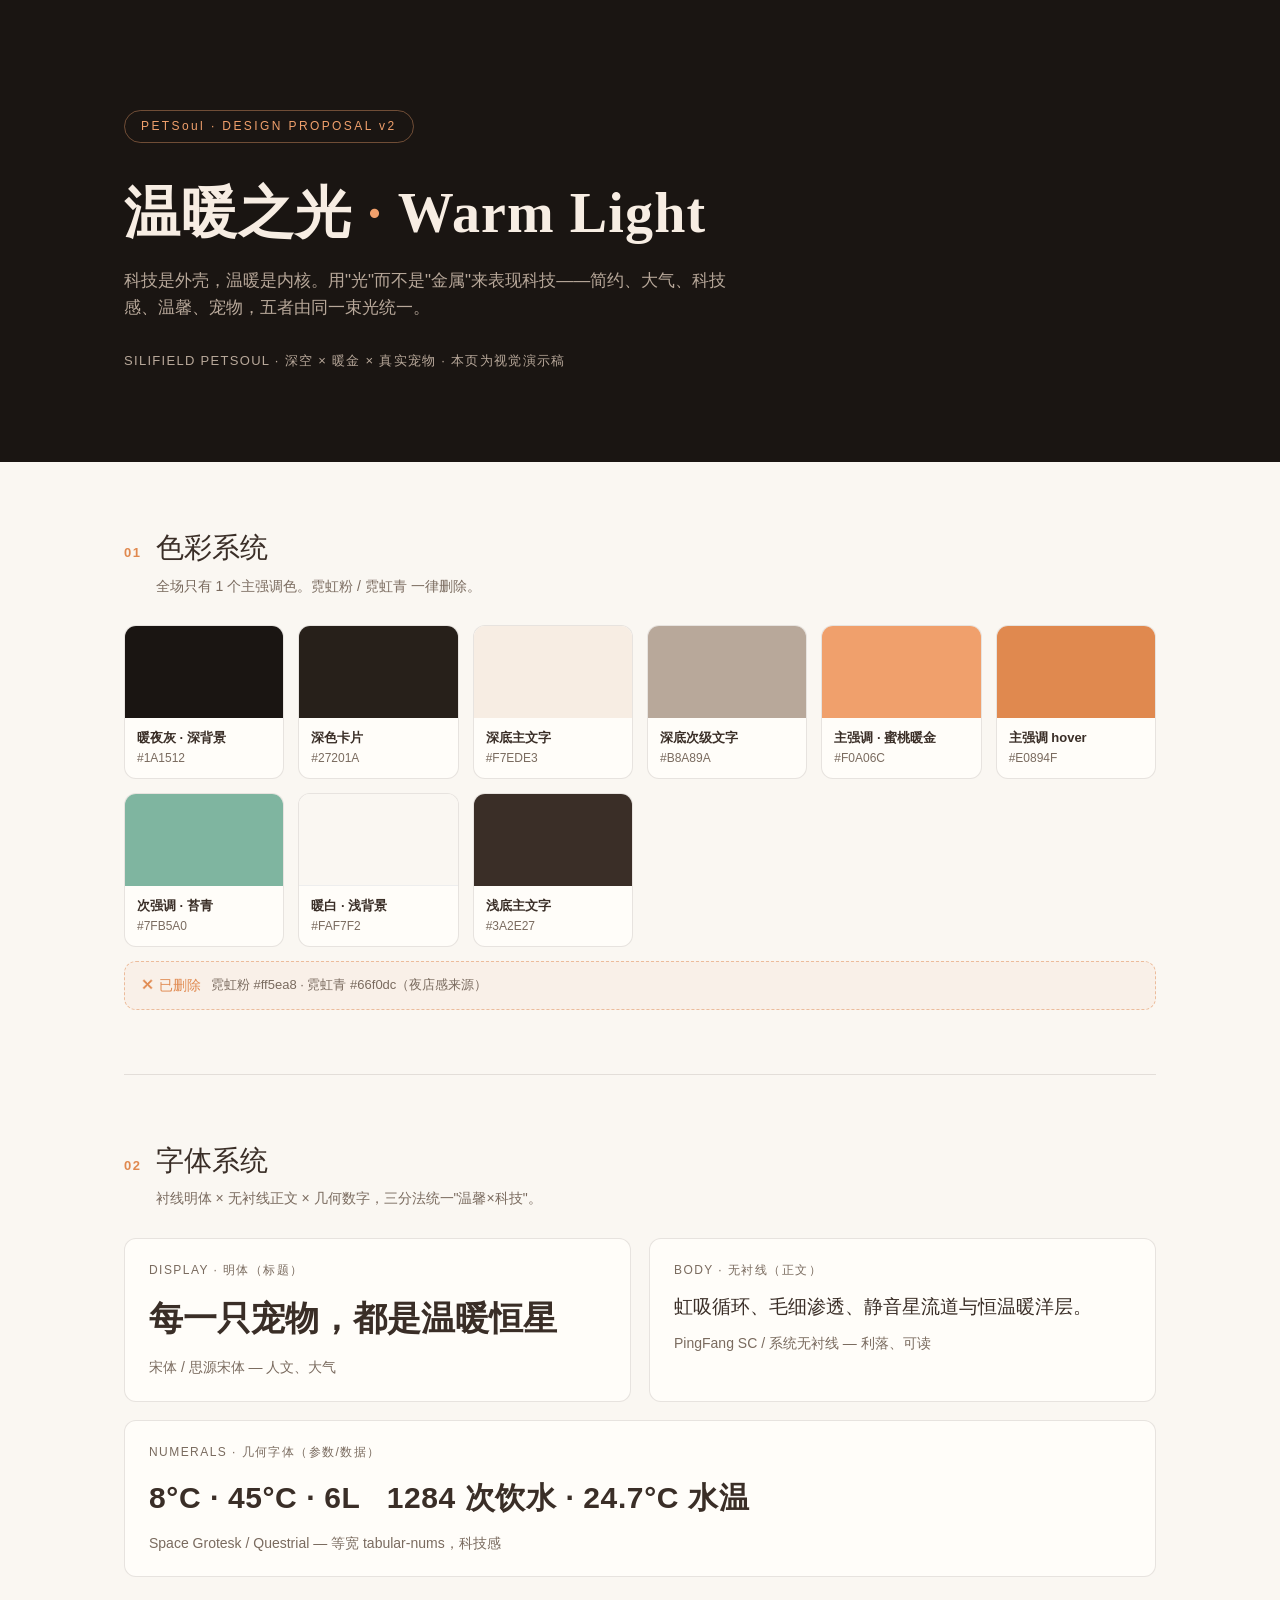
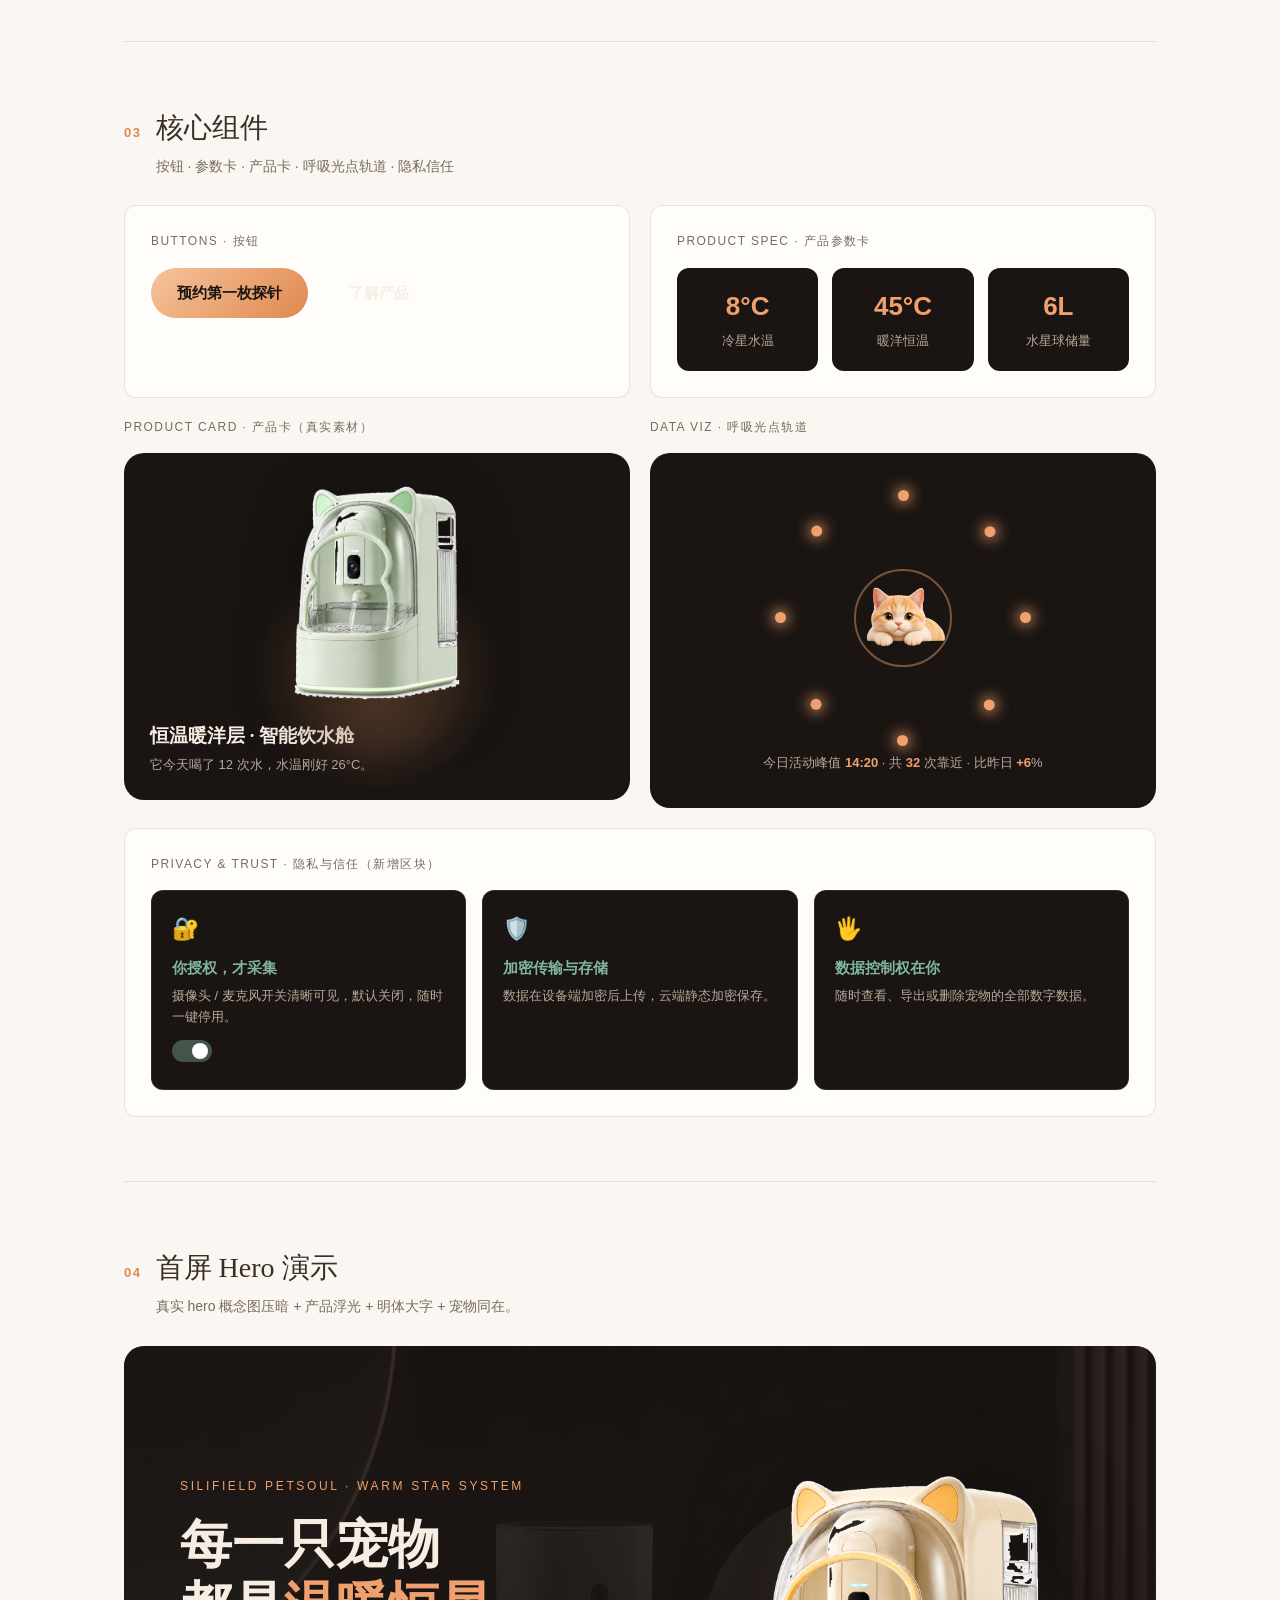
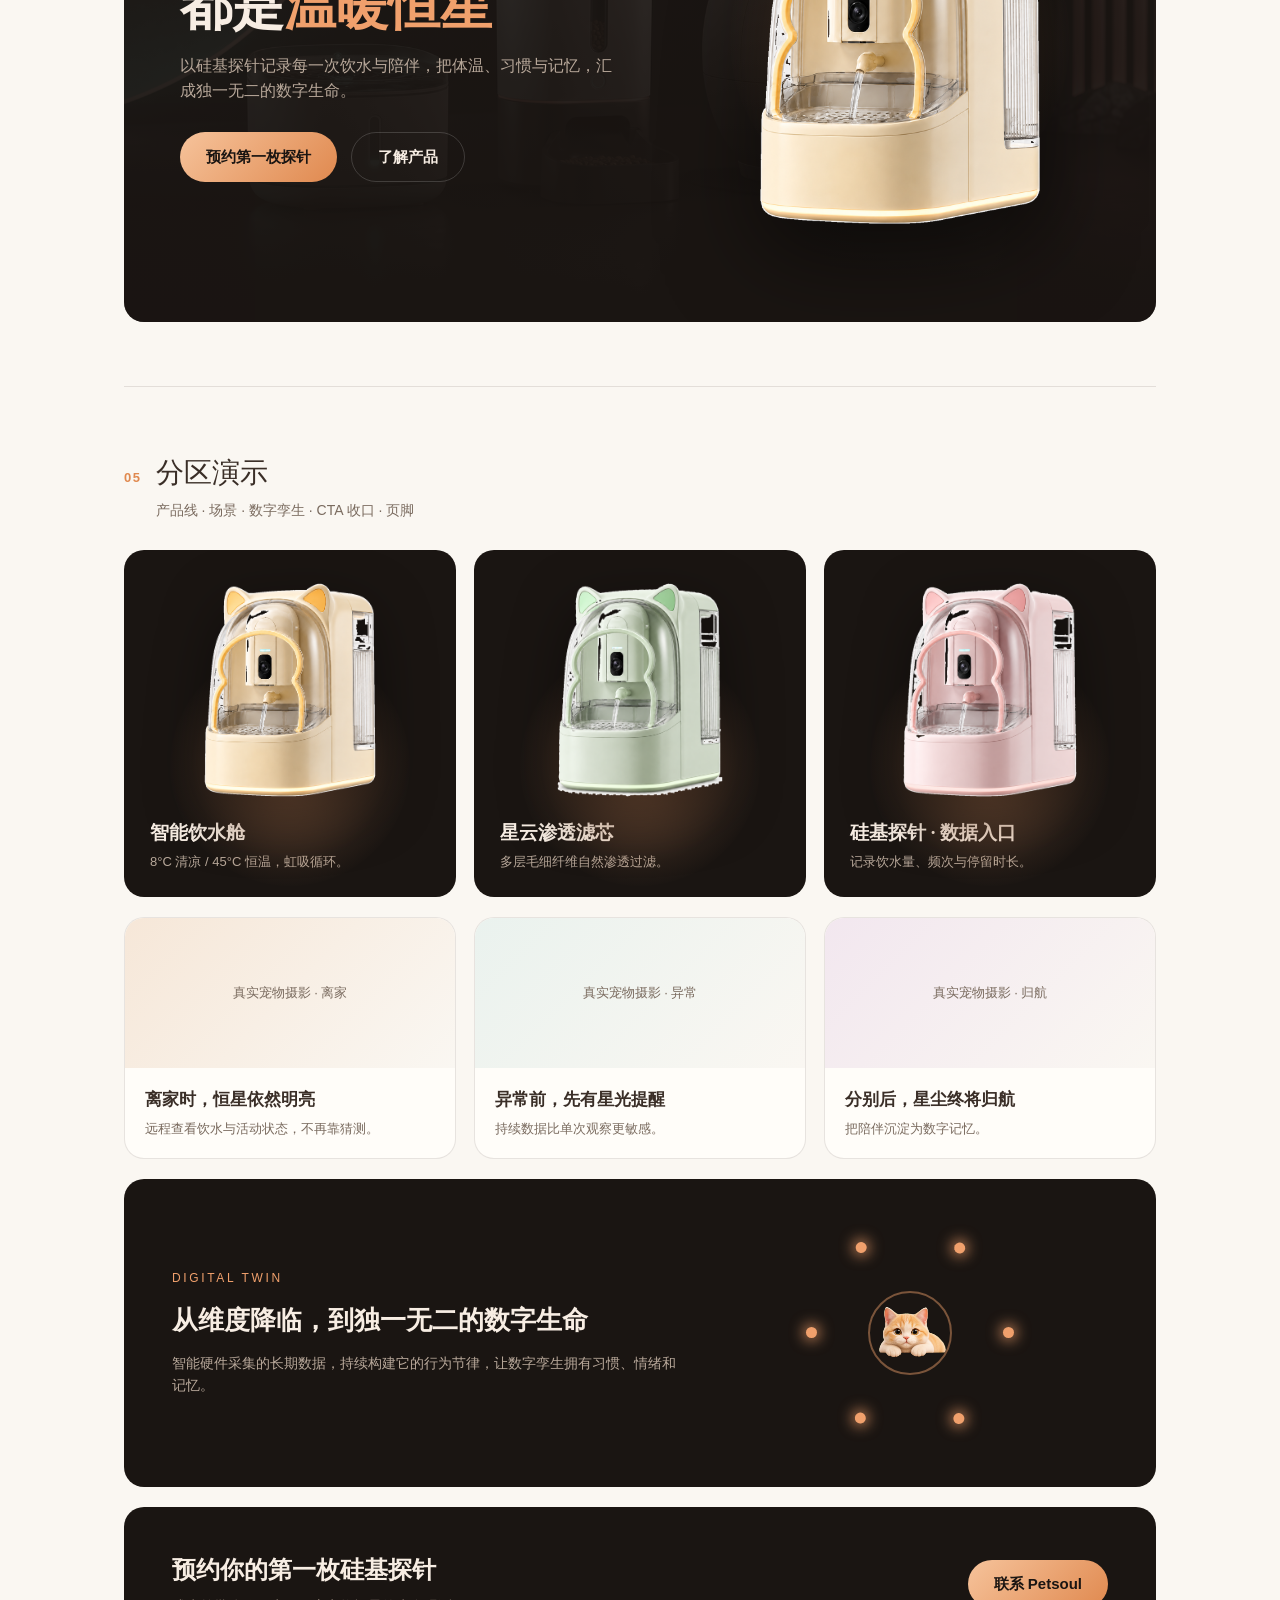
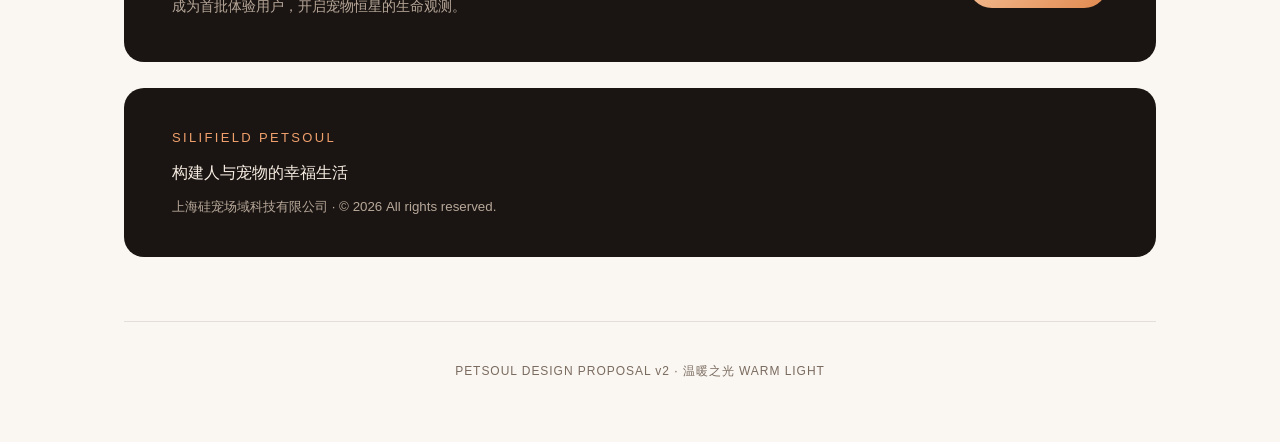
<file: design-proposal/style-mockup.html>
<!DOCTYPE html>
<html lang="zh-CN">
<head>
<meta charset="UTF-8">
<meta name="viewport" content="width=device-width, initial-scale=1.0">
<title>Petsoul 设计提案 v2 · 温暖之光 · 样式图</title>
<style>
  /* ============ 设计 Token：温暖之光 ============ */
  :root {
    --bg: #1A1512;                 /* 暖夜灰 · 页面深背景 */
    --bg-2: #201A16;               /* 次级深背景 */
    --surface: #27201A;            /* 深色卡片 */
    --line: rgba(255,255,255,.09);
    --line-strong: rgba(255,255,255,.16);
    --text: #F7EDE3;               /* 暖白 */
    --muted: #B8A89A;              /* 深底次级文字 */

    --bg-light: #FAF7F2;           /* 暖白 · 浅背景 */
    --surface-light: #FFFDF9;      /* 浅色卡片 */
    --line-light: rgba(58,46,39,.12);
    --text-light: #3A2E27;         /* 深棕 */
    --muted-light: #7A6B5F;

    --peach: #F0A06C;              /* 主强调 · 蜜桃暖金 */
    --peach-deep: #E0894F;
    --peach-soft: #F6C39B;
    --sage: #7FB5A0;               /* 次强调 · 苔青 */

    --radius-lg: 20px;
    --radius-md: 12px;
    --shadow-dark: 0 24px 60px rgba(0,0,0,.35);

    --font-serif: "Songti SC","STSong","Noto Serif SC","Source Han Serif SC","SimSun",serif;
    --font-sans: "PingFang SC",-apple-system,BlinkMacSystemFont,"Microsoft YaHei",sans-serif;
    --font-geo: "Space Grotesk","Questrial","Avenir Next","Helvetica Neue",Arial,sans-serif;
  }

  * { box-sizing: border-box; margin: 0; padding: 0; }
  body { font-family: var(--font-sans); color: var(--text-light); background: var(--bg-light); line-height: 1.6; -webkit-font-smoothing: antialiased; }

  /* ============ 文档骨架 ============ */
  .doc-wrap { max-width: 1080px; margin: 0 auto; padding: 0 24px; }
  section { padding: 64px 0; border-bottom: 1px solid var(--line-light); }
  .sec-head { display: flex; align-items: baseline; gap: 14px; margin-bottom: 28px; }
  .sec-num { font-family: var(--font-geo); font-size: 13px; letter-spacing: .12em; color: var(--peach-deep); font-weight: 700; }
  .sec-title { font-family: var(--font-serif); font-size: 28px; color: var(--text-light); }
  .sec-note { font-size: 14px; color: var(--muted-light); margin-top: 4px; }

  /* 深色预览面板 */
  .panel { background: var(--bg); color: var(--text); border-radius: var(--radius-lg); padding: 44px; margin-top: 8px; overflow: hidden; position: relative; }

  /* ============ 封面 ============ */
  .cover { background: var(--bg); color: var(--text); }
  .cover .doc-wrap { padding: 110px 24px 90px; }
  .badge { display: inline-block; font-family: var(--font-geo); font-size: 12px; letter-spacing: .2em; color: var(--peach); border: 1px solid rgba(240,160,108,.4); border-radius: 999px; padding: 6px 16px; }
  .cover h1 { font-family: var(--font-serif); font-size: clamp(34px, 6vw, 56px); margin: 26px 0 8px; font-weight: 700; letter-spacing: .02em; }
  .cover h1 .g { color: var(--peach); }
  .cover .sub { color: var(--muted); font-size: 17px; max-width: 620px; }
  .cover .meta { margin-top: 30px; font-family: var(--font-geo); font-size: 13px; letter-spacing: .1em; color: var(--muted); }

  /* ============ 色板 ============ */
  .sw-grid { display: grid; grid-template-columns: repeat(auto-fill, minmax(150px, 1fr)); gap: 14px; }
  .sw { border-radius: var(--radius-md); overflow: hidden; border: 1px solid var(--line-light); background: var(--surface-light); }
  .sw .chip { height: 92px; }
  .sw .meta { padding: 10px 12px; }
  .sw .name { font-size: 13px; font-weight: 600; color: var(--text-light); }
  .sw .hex { font-family: var(--font-geo); font-size: 12px; color: var(--muted-light); }
  .sw.tag { grid-column: 1 / -1; display: flex; align-items: center; gap: 10px; padding: 12px 16px; border: 1px dashed rgba(224,137,79,.5); background: rgba(240,160,108,.07); }
  .sw.tag .hex { font-size: 13px; }

  /* ============ 字体 ============ */
  .type-row { display: grid; grid-template-columns: 1fr 1fr; gap: 18px; margin-top: 8px; }
  .type-card { background: var(--surface-light); border: 1px solid var(--line-light); border-radius: var(--radius-md); padding: 22px 24px; }
  .type-card .label { font-size: 12px; letter-spacing: .12em; color: var(--muted-light); text-transform: uppercase; margin-bottom: 12px; }
  .serif-demo { font-family: var(--font-serif); font-size: 34px; font-weight: 700; color: var(--text-light); }
  .sans-demo { font-family: var(--font-sans); font-size: 19px; color: var(--text-light); }
  .geo-demo { font-family: var(--font-geo); font-size: 30px; font-weight: 700; color: var(--text-light); font-variant-numeric: tabular-nums; letter-spacing: .02em; }

  /* ============ 组件 ============ */
  .comp-grid { display: grid; grid-template-columns: 1fr 1fr; gap: 20px; margin-top: 8px; }
  .comp-block { background: var(--surface-light); border: 1px solid var(--line-light); border-radius: var(--radius-md); padding: 26px; }
  .comp-block .label { font-size: 12px; letter-spacing: .12em; color: var(--muted-light); text-transform: uppercase; margin-bottom: 16px; }

  .btn { display: inline-flex; align-items: center; justify-content: center; gap: 8px; border-radius: 999px; padding: 12px 26px; font-size: 15px; font-weight: 600; text-decoration: none; cursor: pointer; transition: transform .35s, box-shadow .35s, background .35s; border: none; }
  .btn-primary { background: linear-gradient(135deg, var(--peach-soft), var(--peach-deep)); color: #1A1512; }
  .btn-primary:hover { transform: translateY(-2px); box-shadow: 0 14px 32px rgba(224,137,79,.4); }
  .btn-secondary { background: transparent; color: var(--text); border: 1px solid var(--line-strong); }
  .btn-secondary:hover { background: rgba(255,255,255,.06); transform: translateY(-2px); }

  .btn-row { display: flex; gap: 14px; flex-wrap: wrap; }

  .param { display: flex; gap: 14px; }
  .param > div { flex: 1; background: var(--bg); color: var(--text); border-radius: var(--radius-md); padding: 18px 16px; text-align: center; }
  .param strong { font-family: var(--font-geo); font-size: 26px; font-weight: 700; color: var(--peach); display: block; font-variant-numeric: tabular-nums; }
  .param span { font-size: 13px; color: var(--muted); }

  /* 产品卡 */
  .prod-card { position: relative; background: var(--bg); border-radius: var(--radius-lg); padding: 30px 26px 24px; overflow: hidden; transition: transform .45s; }
  .prod-card:hover { transform: perspective(900px) rotateX(3deg) rotateY(-4deg); }
  .prod-glow { position: absolute; left: 50%; top: 96px; width: 240px; height: 240px; transform: translateX(-50%); border-radius: 50%; background: radial-gradient(circle, rgba(240,160,108,.5), rgba(240,160,108,.06) 58%, transparent 72%); animation: breathe 4s ease-in-out infinite; }
  .prod-img { position: relative; height: 220px; display: flex; align-items: flex-end; justify-content: center; }
  .prod-img img { height: 100%; max-width: 100%; object-fit: contain; filter: drop-shadow(0 18px 30px rgba(0,0,0,.45)); }
  .prod-name { font-family: var(--font-serif); font-size: 19px; font-weight: 700; margin-top: 18px; color: var(--text); }
  .prod-line { font-size: 13px; color: var(--muted); margin-top: 4px; }

  /* 呼吸光点轨道 */
  .orbit { position: relative; width: 250px; height: 250px; margin: 6px auto; }
  .orbit-track { position: absolute; inset: 0; animation: spin 32s linear infinite; }
  .orbit-track .slot { position: absolute; top: 50%; left: 50%; width: 0; height: 0; }
  .orbit-track .slot i { position: absolute; width: 11px; height: 11px; margin: -5.5px 0 0 -5.5px; border-radius: 50%; background: var(--peach); box-shadow: 0 0 14px 3px rgba(240,160,108,.75); animation: breathe-abs 3.2s ease-in-out infinite; }
  .orbit-pet { position: absolute; top: 50%; left: 50%; width: 98px; height: 98px; margin: -49px 0 0 -49px; border-radius: 50%; overflow: hidden; border: 2px solid rgba(240,160,108,.45); animation: breathe-abs 5s ease-in-out infinite; }
  .orbit-pet img { width: 100%; height: 100%; object-fit: cover; }
  .orbit-cap { text-align: center; font-size: 13px; color: var(--muted); margin-top: 10px; }
  .orbit-cap b { color: var(--peach); font-family: var(--font-geo); }

  /* 隐私区块 */
  .trust-grid { display: grid; grid-template-columns: repeat(3, 1fr); gap: 16px; }
  .trust-card { background: var(--bg); color: var(--text); border: 1px solid var(--line); border-radius: var(--radius-md); padding: 20px; }
  .trust-card .ico { font-size: 22px; margin-bottom: 10px; }
  .trust-card h4 { font-size: 15px; font-weight: 700; color: var(--sage); margin-bottom: 6px; }
  .trust-card p { font-size: 13px; color: var(--muted); }
  .toggle { display: inline-block; width: 40px; height: 22px; border-radius: 999px; background: rgba(127,181,160,.4); position: relative; }
  .toggle::after { content: ""; position: absolute; top: 3px; left: 20px; width: 16px; height: 16px; border-radius: 50%; background: #fff; }

  /* ============ 首屏演示 ============ */
  .hero-demo { background: var(--bg); border-radius: var(--radius-lg); position: relative; overflow: hidden; padding: 0; }
  .hero-bg { position: absolute; inset: 0; background-image: url('../static/images/petsoul-hero-concept.png'); background-size: cover; background-position: center 40%; opacity: .5; }
  .hero-bg::after { content: ""; position: absolute; inset: 0; background: linear-gradient(180deg, rgba(26,21,18,.72), rgba(26,21,18,.9) 70%, var(--bg)); }
  .hero-inner { position: relative; display: grid; grid-template-columns: 1.25fr 1fr; align-items: center; gap: 20px; padding: 84px 56px 92px; min-height: 520px; }
  .eyebrow { font-family: var(--font-geo); font-size: 12px; letter-spacing: .22em; color: var(--peach); }
  .hero-title { font-family: var(--font-serif); font-size: clamp(30px, 4.6vw, 52px); line-height: 1.18; font-weight: 700; margin: 18px 0 16px; color: var(--text); }
  .hero-title .g { color: var(--peach); }
  .hero-desc { color: var(--muted); font-size: 16px; max-width: 440px; margin-bottom: 28px; }
  .hero-prod { position: relative; display: flex; justify-content: center; align-items: flex-end; height: 400px; }
  .hero-glow { position: absolute; left: 50%; bottom: 20px; width: 340px; height: 340px; transform: translateX(-50%); border-radius: 50%; background: radial-gradient(circle, rgba(240,160,108,.5), rgba(240,160,108,.06) 58%, transparent 72%); animation: breathe 5s ease-in-out infinite; }
  .hero-prod img { position: relative; height: 360px; object-fit: contain; filter: drop-shadow(0 30px 46px rgba(0,0,0,.55)); animation: floaty 6s ease-in-out infinite; }

  /* ============ 区块演示 ============ */
  .row { display: grid; grid-template-columns: 1fr 1fr 1fr; gap: 18px; }
  .scene-card { background: var(--surface-light); border: 1px solid var(--line-light); border-radius: var(--radius-lg); overflow: hidden; }
  .scene-card .ph { height: 150px; display: flex; align-items: center; justify-content: center; color: var(--muted-light); font-size: 13px; }
  .scene-card .b { padding: 18px 20px; }
  .scene-card h4 { font-family: var(--font-serif); font-size: 17px; color: var(--text-light); margin-bottom: 6px; }
  .scene-card p { font-size: 13px; color: var(--muted-light); }

  .cta-strip { display: flex; flex-wrap: wrap; align-items: center; justify-content: space-between; gap: 18px; background: var(--bg); border-radius: var(--radius-lg); padding: 44px 48px; }
  .cta-strip h3 { font-family: var(--font-serif); font-size: 24px; color: var(--text); font-weight: 700; }
  .cta-strip p { color: var(--muted); font-size: 14px; margin-top: 6px; }

  /* 页脚示例 */
  .footer-demo { background: var(--bg); border-radius: var(--radius-lg); padding: 40px 48px; margin-top: 26px; color: var(--text); }
  .footer-demo .l { font-family: var(--font-geo); letter-spacing: .18em; font-size: 13px; color: var(--peach); }
  .footer-demo small { display: block; margin-top: 10px; color: var(--muted); }

  /* 动画 */
  @keyframes breathe { 0%,100% { opacity: .55; transform: translateX(-50%) scale(1); } 50% { opacity: 1; transform: translateX(-50%) scale(1.08); } }
  @keyframes breathe-abs { 0%,100% { opacity: .55; transform: scale(1); } 50% { opacity: 1; transform: scale(1.08); } }
  @keyframes spin { to { transform: rotate(360deg); } }
  @keyframes floaty { 0%,100% { transform: translateY(0); } 50% { transform: translateY(-12px); } }

  @media (prefers-reduced-motion: reduce) {
    .prod-glow, .orbit-track, .orbit-track .slot i, .orbit-pet, .hero-glow, .hero-prod img { animation: none !important; }
  }

  @media (max-width: 760px) {
    .comp-grid, .type-row { grid-template-columns: 1fr; }
    .trust-grid, .row { grid-template-columns: 1fr; }
    .hero-inner { grid-template-columns: 1fr; padding: 56px 28px 72px; }
    .hero-prod { height: 280px; }
    .hero-prod img { height: 250px; }
    .cta-strip { padding: 32px 28px; }
  }
</style>
</head>
<body>

<!-- ============ 封面 ============ -->
<header class="cover">
  <div class="doc-wrap">
    <span class="badge">PETSoul · DESIGN PROPOSAL v2</span>
    <h1>温暖之光<span class="g"> · </span>Warm Light</h1>
    <p class="sub">科技是外壳，温暖是内核。用"光"而不是"金属"来表现科技——简约、大气、科技感、温馨、宠物，五者由同一束光统一。</p>
    <div class="meta">SILIFIELD PETSOUL · 深空 × 暖金 × 真实宠物 · 本页为视觉演示稿</div>
  </div>
</header>

<div class="doc-wrap">

<!-- ============ 色彩系统 ============ -->
<section id="palette">
  <div class="sec-head">
    <span class="sec-num">01</span>
    <div>
      <div class="sec-title">色彩系统</div>
      <div class="sec-note">全场只有 1 个主强调色。霓虹粉 / 霓虹青 一律删除。</div>
    </div>
  </div>

  <div class="sw-grid">
    <div class="sw"><div class="chip" style="background:#1A1512"></div><div class="meta"><div class="name">暖夜灰 · 深背景</div><div class="hex">#1A1512</div></div></div>
    <div class="sw"><div class="chip" style="background:#27201A"></div><div class="meta"><div class="name">深色卡片</div><div class="hex">#27201A</div></div></div>
    <div class="sw"><div class="chip" style="background:#F7EDE3"></div><div class="meta"><div class="name">深底主文字</div><div class="hex">#F7EDE3</div></div></div>
    <div class="sw"><div class="chip" style="background:#B8A89A"></div><div class="meta"><div class="name">深底次级文字</div><div class="hex">#B8A89A</div></div></div>
    <div class="sw"><div class="chip" style="background:#F0A06C"></div><div class="meta"><div class="name">主强调 · 蜜桃暖金</div><div class="hex">#F0A06C</div></div></div>
    <div class="sw"><div class="chip" style="background:#E0894F"></div><div class="meta"><div class="name">主强调 hover</div><div class="hex">#E0894F</div></div></div>
    <div class="sw"><div class="chip" style="background:#7FB5A0"></div><div class="meta"><div class="name">次强调 · 苔青</div><div class="hex">#7FB5A0</div></div></div>
    <div class="sw"><div class="chip" style="background:#FAF7F2; border-bottom:1px solid #eee"></div><div class="meta"><div class="name">暖白 · 浅背景</div><div class="hex">#FAF7F2</div></div></div>
    <div class="sw"><div class="chip" style="background:#3A2E27"></div><div class="meta"><div class="name">浅底主文字</div><div class="hex">#3A2E27</div></div></div>
    <div class="sw tag"><div style="font-size:14px;color:#E0894F">✕ 已删除</div><div class="hex">霓虹粉 #ff5ea8 · 霓虹青 #66f0dc（夜店感来源）</div></div>
  </div>
</section>

<!-- ============ 字体系统 ============ -->
<section id="type">
  <div class="sec-head">
    <span class="sec-num">02</span>
    <div>
      <div class="sec-title">字体系统</div>
      <div class="sec-note">衬线明体 × 无衬线正文 × 几何数字，三分法统一"温馨×科技"。</div>
    </div>
  </div>
  <div class="type-row">
    <div class="type-card">
      <div class="label">Display · 明体（标题）</div>
      <div class="serif-demo">每一只宠物，都是温暖恒星</div>
      <div class="sec-note" style="margin-top:10px">宋体 / 思源宋体 — 人文、大气</div>
    </div>
    <div class="type-card">
      <div class="label">Body · 无衬线（正文）</div>
      <div class="sans-demo">虹吸循环、毛细渗透、静音星流道与恒温暖洋层。</div>
      <div class="sec-note" style="margin-top:10px">PingFang SC / 系统无衬线 — 利落、可读</div>
    </div>
    <div class="type-card" style="grid-column:1/-1">
      <div class="label">Numerals · 几何字体（参数/数据）</div>
      <div class="geo-demo">8°C · 45°C · 6L &nbsp; 1284 次饮水 · 24.7°C 水温</div>
      <div class="sec-note" style="margin-top:10px">Space Grotesk / Questrial — 等宽 tabular-nums，科技感</div>
    </div>
  </div>
</section>

<!-- ============ 组件 ============ -->
<section id="components">
  <div class="sec-head">
    <span class="sec-num">03</span>
    <div>
      <div class="sec-title">核心组件</div>
      <div class="sec-note">按钮 · 参数卡 · 产品卡 · 呼吸光点轨道 · 隐私信任</div>
    </div>
  </div>

  <div class="comp-grid">
    <div class="comp-block">
      <div class="label">Buttons · 按钮</div>
      <div class="btn-row">
        <a class="btn btn-primary" href="#">预约第一枚探针</a>
        <a class="btn btn-secondary" href="#">了解产品</a>
      </div>
    </div>

    <div class="comp-block">
      <div class="label">Product Spec · 产品参数卡</div>
      <div class="param">
        <div><strong>8°C</strong><span>冷星水温</span></div>
        <div><strong>45°C</strong><span>暖洋恒温</span></div>
        <div><strong>6L</strong><span>水星球储量</span></div>
      </div>
    </div>
  </div>

  <div class="comp-grid" style="margin-top:20px">
    <div class="comp-block" style="background:transparent; border:none; padding:0">
      <div class="label">Product Card · 产品卡（真实素材）</div>
      <div class="prod-card">
        <div class="prod-glow"></div>
        <div class="prod-img"><img src="../static/images/暖泉饮水机V1.0样本2-cutout.png" alt="暖泉饮水机产品图"></div>
        <div class="prod-name">恒温暖洋层 · 智能饮水舱</div>
        <div class="prod-line">它今天喝了 12 次水，水温刚好 26°C。</div>
      </div>
    </div>

    <div class="comp-block" style="background:transparent; border:none; padding:0">
      <div class="label">Data Viz · 呼吸光点轨道</div>
      <div class="panel" style="padding:34px 26px">
        <div class="orbit">
          <div class="orbit-track">
            <span class="slot" style="transform:rotate(0deg) translateX(122px)"><i></i></span>
            <span class="slot" style="transform:rotate(45deg) translateX(122px)"><i></i></span>
            <span class="slot" style="transform:rotate(90deg) translateX(122px)"><i></i></span>
            <span class="slot" style="transform:rotate(135deg) translateX(122px)"><i></i></span>
            <span class="slot" style="transform:rotate(180deg) translateX(122px)"><i></i></span>
            <span class="slot" style="transform:rotate(225deg) translateX(122px)"><i></i></span>
            <span class="slot" style="transform:rotate(270deg) translateX(122px)"><i></i></span>
            <span class="slot" style="transform:rotate(315deg) translateX(122px)"><i></i></span>
          </div>
          <div class="orbit-pet"><img src="../static/images/postcard-cat.png" alt="猫咪头像"></div>
        </div>
        <div class="orbit-cap">今日活动峰值 <b>14:20</b> · 共 <b>32</b> 次靠近 · 比昨日 <b>+6</b>%</div>
      </div>
    </div>
  </div>

  <div class="comp-block" style="margin-top:20px">
    <div class="label">Privacy &amp; Trust · 隐私与信任（新增区块）</div>
    <div class="trust-grid">
      <div class="trust-card">
        <div class="ico">🔐</div>
        <h4>你授权，才采集</h4>
        <p>摄像头 / 麦克风开关清晰可见，默认关闭，随时一键停用。</p>
        <div class="toggle" style="margin-top:12px"></div>
      </div>
      <div class="trust-card">
        <div class="ico">🛡️</div>
        <h4>加密传输与存储</h4>
        <p>数据在设备端加密后上传，云端静态加密保存。</p>
      </div>
      <div class="trust-card">
        <div class="ico">🖐️</div>
        <h4>数据控制权在你</h4>
        <p>随时查看、导出或删除宠物的全部数字数据。</p>
      </div>
    </div>
  </div>
</section>

<!-- ============ 首屏演示 ============ -->
<section id="hero">
  <div class="sec-head">
    <span class="sec-num">04</span>
    <div>
      <div class="sec-title">首屏 Hero 演示</div>
      <div class="sec-note">真实 hero 概念图压暗 + 产品浮光 + 明体大字 + 宠物同在。</div>
    </div>
  </div>

  <div class="hero-demo">
    <div class="hero-bg"></div>
    <div class="hero-inner">
      <div>
        <div class="eyebrow">SILIFIELD PETSOUL · WARM STAR SYSTEM</div>
        <h1 class="hero-title">每一只宠物<br>都是<span class="g">温暖恒星</span></h1>
        <p class="hero-desc">以硅基探针记录每一次饮水与陪伴，把体温、习惯与记忆，汇成独一无二的数字生命。</p>
        <div class="btn-row">
          <a class="btn btn-primary" href="#">预约第一枚探针</a>
          <a class="btn btn-secondary" href="#">了解产品</a>
        </div>
      </div>
      <div class="hero-prod">
        <div class="hero-glow"></div>
        <img src="../static/images/暖泉饮水机V1.0样本1-cutout.png" alt="暖泉饮水机首屏产品">
      </div>
    </div>
  </div>
</section>

<!-- ============ 区块演示 ============ -->
<section id="sections">
  <div class="sec-head">
    <span class="sec-num">05</span>
    <div>
      <div class="sec-title">分区演示</div>
      <div class="sec-note">产品线 · 场景 · 数字孪生 · CTA 收口 · 页脚</div>
    </div>
  </div>

  <div class="row">
    <div class="prod-card">
      <div class="prod-glow" style="animation-delay:.3s"></div>
      <div class="prod-img"><img src="../static/images/暖泉饮水机V1.0样本1-cutout.png" alt="产品一"></div>
      <div class="prod-name">智能饮水舱</div>
      <div class="prod-line">8°C 清凉 / 45°C 恒温，虹吸循环。</div>
    </div>
    <div class="prod-card">
      <div class="prod-glow" style="animation-delay:.6s"></div>
      <div class="prod-img"><img src="../static/images/暖泉饮水机V1.0样本2-cutout.png" alt="产品二"></div>
      <div class="prod-name">星云渗透滤芯</div>
      <div class="prod-line">多层毛细纤维自然渗透过滤。</div>
    </div>
    <div class="prod-card">
      <div class="prod-glow" style="animation-delay:.9s"></div>
      <div class="prod-img"><img src="../static/images/暖泉饮水机V1.0样本3-cutout.png" alt="产品三"></div>
      <div class="prod-name">硅基探针 · 数据入口</div>
      <div class="prod-line">记录饮水量、频次与停留时长。</div>
    </div>
  </div>

  <div class="row" style="margin-top:20px">
    <div class="scene-card">
      <div class="ph" style="background:linear-gradient(135deg,#F6E7D8,#FAF7F2)">真实宠物摄影 · 离家</div>
      <div class="b"><h4>离家时，恒星依然明亮</h4><p>远程查看饮水与活动状态，不再靠猜测。</p></div>
    </div>
    <div class="scene-card">
      <div class="ph" style="background:linear-gradient(135deg,#EAF2EE,#FAF7F2)">真实宠物摄影 · 异常</div>
      <div class="b"><h4>异常前，先有星光提醒</h4><p>持续数据比单次观察更敏感。</p></div>
    </div>
    <div class="scene-card">
      <div class="ph" style="background:linear-gradient(135deg,#F2E7EF,#FAF7F2)">真实宠物摄影 · 归航</div>
      <div class="b"><h4>分别后，星尘终将归航</h4><p>把陪伴沉淀为数字记忆。</p></div>
    </div>
  </div>

  <div style="margin-top:20px">
    <div class="panel" style="display:grid; grid-template-columns:1.3fr 1fr; gap:26px; align-items:center; padding:48px">
      <div>
        <div class="eyebrow">DIGITAL TWIN</div>
        <h3 style="font-family:var(--font-serif); font-size:26px; margin:12px 0 10px; color:var(--text)">从维度降临，到独一无二的数字生命</h3>
        <p style="color:var(--muted); font-size:14px">智能硬件采集的长期数据，持续构建它的行为节律，让数字孪生拥有习惯、情绪和记忆。</p>
      </div>
      <div class="orbit" style="width:200px; height:200px">
        <div class="orbit-track">
          <span class="slot" style="transform:rotate(0deg) translateX(98px)"><i></i></span>
          <span class="slot" style="transform:rotate(60deg) translateX(98px)"><i></i></span>
          <span class="slot" style="transform:rotate(120deg) translateX(98px)"><i></i></span>
          <span class="slot" style="transform:rotate(180deg) translateX(98px)"><i></i></span>
          <span class="slot" style="transform:rotate(240deg) translateX(98px)"><i></i></span>
          <span class="slot" style="transform:rotate(300deg) translateX(98px)"><i></i></span>
        </div>
        <div class="orbit-pet" style="width:84px;height:84px;margin:-42px 0 0 -42px"><img src="../static/images/postcard-cat.png" alt="数字孪生宠物"></div>
      </div>
    </div>
  </div>

  <div style="margin-top:20px">
    <div class="cta-strip">
      <div>
        <h3>预约你的第一枚硅基探针</h3>
        <p>成为首批体验用户，开启宠物恒星的生命观测。</p>
      </div>
      <a class="btn btn-primary" href="#">联系 Petsoul</a>
    </div>
  </div>

  <div class="footer-demo">
    <div class="l">SILIFIELD PETSOUL</div>
    <div style="font-family:var(--font-serif); font-size:16px; margin-top:12px; color:var(--text)">构建人与宠物的幸福生活</div>
    <small>上海硅宠场域科技有限公司 · © 2026 All rights reserved.</small>
  </div>
</section>

</div>

<footer style="padding:40px 0 60px; text-align:center; font-size:12px; color:var(--muted-light); font-family:var(--font-geo); letter-spacing:.08em">
  PETSOUL DESIGN PROPOSAL v2 · 温暖之光 WARM LIGHT
</footer>

</body>
</html>
</file>
<file: css/style.css>
/* ===================================
   Petsoul 官网 - 温暖之光 · Warm Light
   深空 × 暖金 × 真实宠物
   Design reference: design-proposal/style-mockup.html
   =================================== */

/* ---------- 字体 ---------- */
@font-face {
    font-family: "Huiwen Mincho";
    src: url("../fonts/huiwen-mincho-subset.woff2?v=2") format("woff2");
    font-weight: 400;
    font-style: normal;
    font-display: swap;
}

@font-face {
    font-family: "Cinzel Decorative";
    src: url("../fonts/cinzel-decorative-400.woff2?v=1") format("woff2");
    font-weight: 400;
    font-style: normal;
    font-display: swap;
}

@font-face {
    font-family: "Cinzel Decorative";
    src: url("../fonts/cinzel-decorative-700.woff2?v=1") format("woff2");
    font-weight: 700;
    font-style: normal;
    font-display: swap;
}

/* ---------- 设计 Token ---------- */
:root {
    --bg: #1a1512;                /* 暖夜灰 · 页面背景 */
    --bg-2: #201a16;              /* 次级深背景 */
    --surface: #27201a;           /* 卡片表面 */
    --line: rgba(255, 255, 255, 0.09);
    --line-strong: rgba(255, 255, 255, 0.16);
    --text: #f7ede3;              /* 暖白 */
    --muted: #b8a89a;             /* 次级文字 */

    --peach: #f0a06c;             /* 主强调 · 蜜桃暖金 */
    --peach-deep: #e0894f;
    --peach-soft: #f6c39b;
    --sage: #7fb5a0;              /* 次强调 · 苔青 */

    --radius-lg: 20px;
    --radius-md: 12px;
    --shadow: 0 24px 60px rgba(0, 0, 0, 0.35);
    --container: 1180px;
    --pad: 1.25rem;
    --nav-height: 4.75rem;

    --font-serif: "Huiwen Mincho", "Noto Serif SC", "Songti SC", "STSong", Georgia, serif;
    --font-sans: "Huiwen Mincho", "PingFang SC", -apple-system, BlinkMacSystemFont, "Microsoft YaHei", sans-serif;
    --font-body: var(--font-sans);
    --font-geo: "Huiwen Mincho", "Questrial", "Avenir Next", "Helvetica Neue", Arial, sans-serif;
}

/* ---------- Reset ---------- */
*,
*::before,
*::after {
    box-sizing: border-box;
}

* {
    margin: 0;
    padding: 0;
}

html {
    scroll-behavior: smooth;
    overflow-x: hidden;
}

body {
    min-height: 100vh;
    overflow-x: hidden;
    color: var(--text);
    font-family: var(--font-sans);
    line-height: 1.65;
    -webkit-font-smoothing: antialiased;
    -moz-osx-font-smoothing: grayscale;
    background:
        linear-gradient(180deg, rgba(240, 160, 108, 0.22), rgba(26, 21, 18, 0.12) 34%, rgba(127, 181, 160, 0.12) 100%),
        linear-gradient(90deg, rgba(26, 21, 18, 0.34), rgba(26, 21, 18, 0.12) 50%, rgba(26, 21, 18, 0.26)),
        url("../images/官网头部背景参考风格5.jpg") center / cover no-repeat fixed;
}

body::before {
    content: "";
    position: fixed;
    inset: 0;
    z-index: -3;
    background:
        radial-gradient(ellipse at 80% 8%, rgba(240, 160, 108, 0.2), transparent 32%),
        radial-gradient(ellipse at 76% 34%, rgba(127, 181, 160, 0.14), transparent 34%),
        linear-gradient(90deg, rgba(255, 255, 255, 0.035) 1px, transparent 1px),
        linear-gradient(180deg, rgba(255, 255, 255, 0.025) 1px, transparent 1px);
    background-size: auto, auto, 88px 88px, 88px 88px;
    pointer-events: none;
}

body::after {
    content: "";
    position: fixed;
    inset: 0;
    z-index: -2;
    background:
        linear-gradient(90deg, rgba(26, 21, 18, 0.06), transparent 42%, rgba(26, 21, 18, 0.08)),
        linear-gradient(180deg, transparent 0%, rgba(0, 0, 0, 0.08) 100%);
    pointer-events: none;
}

/* 鼠标拨开背景 · 墨迹擦除遮罩 */
.page-reveal-mask {
    position: fixed;
    inset: 0;
    z-index: 0;
    display: block;
    width: 100vw;
    height: 100vh;
    pointer-events: none;
}

main,
.site-footer {
    position: relative;
    z-index: 1;
}

::selection {
    background: rgba(240, 160, 108, 0.35);
    color: var(--text);
}

img {
    max-width: 100%;
    display: block;
}

a {
    color: inherit;
    text-decoration: none;
    font-family: var(--font-body);
}

button {
    font: inherit;
    font-family: var(--font-body);
}

.container {
    width: min(100%, var(--container));
    margin: 0 auto;
    padding: 0 var(--pad);
}

/* ---------- 导航栏 ---------- */
.site-header {
    position: fixed;
    top: 0;
    left: 0;
    right: 0;
    z-index: 50;
    height: var(--nav-height);
    background: rgba(26, 21, 18, 0.22);
    border-bottom: 1px solid transparent;
    backdrop-filter: blur(18px);
    -webkit-backdrop-filter: blur(18px);
    transition: background 220ms ease, border-color 220ms ease;
}

.site-header.scrolled {
    background: rgba(26, 21, 18, 0.66);
    border-bottom-color: var(--line);
}

.nav-shell {
    height: 100%;
    display: flex;
    align-items: center;
    justify-content: space-between;
    gap: 1.25rem;
}

.brand {
    display: inline-flex;
    align-items: center;
    gap: 0.7rem;
    color: var(--text);
    font-size: 1.35rem;
}

.brand-mark {
    width: 40px;
    height: 40px;
    display: block;
    border-radius: 8px;
    filter: drop-shadow(0 0 14px rgba(240, 160, 108, 0.45));
}

.brand-text {
    font-family: "Cinzel Decorative", Georgia, "Times New Roman", serif;
    font-weight: 700;
    letter-spacing: 0.10em;
    text-transform: uppercase;
}

.nav-links {
    display: none;
    align-items: center;
    gap: 1.85rem;
}

.nav-links a {
    color: var(--muted);
    font-size: 0.9rem;
    transition: color 180ms ease;
}

.nav-links a:hover {
    color: var(--text);
}

.quote-button,
.btn {
    min-height: 3rem;
    display: inline-flex;
    align-items: center;
    justify-content: center;
    border: 1px solid transparent;
    border-radius: 999px;
    font-size: 0.9rem;
    font-weight: 700;
    white-space: nowrap;
    transition: transform 220ms ease, box-shadow 220ms ease, border-color 220ms ease;
}

.quote-button {
    display: none;
    padding: 0 1.35rem;
    color: #1a1512;
    background: linear-gradient(135deg, var(--peach-soft), var(--peach-deep));
    box-shadow: 0 18px 42px rgba(224, 137, 79, 0.3);
}

.btn {
    padding: 0 1.45rem;
}

.quote-button:hover,
.btn:hover {
    transform: translateY(-2px);
}

.quote-button:hover {
    background: linear-gradient(135deg, #ffd2a6, var(--peach-deep));
    box-shadow: 0 22px 52px rgba(224, 137, 79, 0.42);
}

.btn-primary {
    color: #1a1512;
    background: linear-gradient(135deg, var(--peach-soft), var(--peach-deep));
    box-shadow: 0 18px 48px rgba(224, 137, 79, 0.34);
}

.btn-primary:hover {
    box-shadow: 0 22px 54px rgba(224, 137, 79, 0.46);
}

.btn-secondary {
    color: var(--text);
    border-color: var(--line-strong);
    background: rgba(255, 255, 255, 0.06);
}

.btn-secondary:hover {
    background: rgba(255, 255, 255, 0.1);
}

.nav-toggle {
    width: 44px;
    height: 44px;
    display: inline-flex;
    flex-direction: column;
    align-items: center;
    justify-content: center;
    gap: 5px;
    border: 1px solid var(--line);
    border-radius: 999px;
    color: var(--text);
    background: rgba(255, 255, 255, 0.08);
    cursor: pointer;
}

.nav-toggle span {
    width: 18px;
    height: 2px;
    display: block;
    border-radius: 999px;
    background: currentColor;
    transition: opacity 180ms ease, transform 220ms ease;
}

.nav-toggle.open span:nth-child(1) {
    transform: translateY(7px) rotate(45deg);
}

.nav-toggle.open span:nth-child(2) {
    opacity: 0;
}

.nav-toggle.open span:nth-child(3) {
    transform: translateY(-7px) rotate(-45deg);
}

.mobile-menu {
    position: fixed;
    inset: 0;
    z-index: 45;
    display: none;
    padding-top: 7rem;
    background: rgba(26, 21, 18, 0.96);
    backdrop-filter: blur(20px);
    -webkit-backdrop-filter: blur(20px);
}

.mobile-menu.open {
    display: grid;
    align-content: start;
    justify-items: center;
    gap: 1.4rem;
}

.mobile-menu a {
    color: var(--text);
    font-size: 1.6rem;
    font-weight: 900;
}

/* ---------- 区块基础 ---------- */
section {
    position: relative;
    padding: 5.2rem 0;
    scroll-margin-top: var(--nav-height);
}

.eyebrow {
    margin-bottom: 0.8rem;
    color: var(--peach);
    font-family: var(--font-geo);
    font-size: 0.76rem;
    font-weight: 600;
    letter-spacing: 0.16em;
    text-transform: uppercase;
}

.section-heading {
    max-width: 720px;
    margin-bottom: 2.4rem;
}

.hero h1,
.section-heading h2,
.showcase-copy h2,
.data-copy h2,
.twin-copy h2,
.cta-copy h2 {
    color: var(--text);
    font-family: var(--font-serif);
    font-weight: 500;
    line-height: 1.18;
    letter-spacing: 0;
}

.section-heading h2,
.showcase-copy h2,
.data-copy h2,
.twin-copy h2 {
    font-size: clamp(2rem, 4vw, 3.1rem);
}

.section-heading p:not(.eyebrow),
.showcase-copy p:not(.eyebrow),
.data-copy p:not(.eyebrow),
.twin-copy p:not(.eyebrow),
.cta-copy p:not(.eyebrow) {
    margin-top: 0.75rem;
    color: var(--muted);
    font-family: var(--font-body);
    font-size: 1rem;
}

.g {
    color: var(--peach);
}

/* ---------- Hero ---------- */
.hero {
    min-height: 100vh;
    isolation: isolate;
    display: flex;
    align-items: center;
    overflow: hidden;
    padding: calc(var(--nav-height) + 2.5rem) 0 4rem;
}

.hero-layout {
    position: relative;
    z-index: 2;
    display: grid;
    gap: 2rem;
    align-items: center;
}

.hero-copy {
    max-width: 640px;
}

.hero-title {
    display: grid;
    gap: 0.04em;
    width: fit-content;
    max-width: 100%;
    font-size: clamp(2.6rem, 5.2vw, 4.6rem);
    line-height: 1.15;
}

.hero-title-line {
    display: block;
    width: fit-content;
    max-width: 100%;
    color: var(--text);
    white-space: nowrap;
    text-shadow: 0 0 22px rgba(255, 255, 255, 0.06);
}

.hero-desc {
    max-width: 440px;
    margin-top: 1.15rem;
    color: var(--muted);
    font-size: 1.05rem;
}

.hero-actions {
    display: flex;
    flex-wrap: wrap;
    gap: 0.85rem;
    margin-top: 2rem;
}

.hero-prod {
    position: relative;
    display: flex;
    align-items: flex-end;
    justify-content: center;
    min-height: clamp(280px, 32vw, 460px);
}

.hero-prod .prod-glow {
    position: absolute;
    left: 50%;
    bottom: 4%;
    width: min(340px, 70%);
    height: min(340px, 70%);
    transform: translateX(-50%);
    border-radius: 50%;
    background: radial-gradient(circle, rgba(240, 160, 108, 0.5), rgba(240, 160, 108, 0.06) 58%, transparent 72%);
    animation: breathe 5s ease-in-out infinite;
}

.hero-planet {
    position: relative;
    z-index: 1;
    width: min(420px, 100%);
    height: clamp(280px, 32vw, 460px);
}

.hero-planet canvas {
    display: block;
    width: 100%;
    height: 100%;
}

/* ---------- 产品区 ---------- */
.product-grid {
    display: grid;
    gap: 1.25rem;
}

.prod-card {
    position: relative;
    padding: 2rem 1.6rem 1.8rem;
    --mx: 50%;
    --my: 50%;
    transition: transform 0.45s;
}

.prod-card::before {
    content: "";
    position: absolute;
    inset: 0;
    z-index: 0;
    background: radial-gradient(circle at var(--mx) var(--my), rgba(240, 160, 108, 0.16), transparent 44%);
    opacity: 0;
    transition: opacity 0.3s;
    pointer-events: none;
}

.prod-card > * {
    position: relative;
    z-index: 2;
}

.prod-card:hover {
    transform: translateY(-4px);
}

.prod-card:hover::before {
    opacity: 1;
}

.prod-glow {
    position: absolute;
    left: 50%;
    top: 110px;
    width: 190px;
    height: 190px;
    transform: translateX(-50%);
    border-radius: 50%;
    background: radial-gradient(circle, rgba(240, 160, 108, 0.45), rgba(240, 160, 108, 0.05) 60%, transparent 74%);
    animation: breathe 4.2s ease-in-out infinite;
}

.prod-img {
    height: 210px;
    display: flex;
    align-items: flex-end;
    justify-content: center;
}

.prod-img img {
    height: 100%;
    max-width: 100%;
    object-fit: contain;
    filter: drop-shadow(0 18px 30px rgba(0, 0, 0, 0.45));
}

.prod-card h3 {
    margin-top: 1.2rem;
    font-family: var(--font-serif);
    font-size: 1.3rem;
    font-weight: 500;
    color: var(--text);
}

.prod-card .prod-line {
    margin-top: 0.45rem;
    color: var(--muted);
    font-size: 0.93rem;
}

.prod-card a {
    display: inline-block;
    margin-top: 1rem;
    color: var(--peach);
    font-size: 0.9rem;
    font-weight: 600;
}

.prod-card a:hover {
    color: var(--peach-soft);
}

/* ---------- 产品展示 ---------- */
.showcase-layout,
.data-layout,
.twin-layout {
    display: grid;
    gap: 2rem;
    align-items: center;
}

.showcase-copy,
.data-copy,
.twin-copy {
    max-width: 600px;
}

.spec-row {
    display: grid;
    grid-template-columns: repeat(3, 1fr);
    gap: 0.8rem;
    margin-top: 1.6rem;
}

.spec-row div {
    padding: 1.05rem;
}

.spec-row strong {
    display: block;
    color: var(--peach);
    font-family: var(--font-geo);
    font-size: 1.8rem;
    font-weight: 700;
    line-height: 1;
    font-variant-numeric: tabular-nums;
}

.spec-row span {
    display: block;
    margin-top: 0.5rem;
    color: var(--muted);
    font-size: 0.86rem;
}

.project-mosaic {
    display: grid;
    gap: 0.85rem;
}

.sample-gallery {
    grid-template-columns: repeat(3, minmax(0, 1fr));
    align-items: center;
    transition: grid-template-columns 420ms cubic-bezier(0.22, 1, 0.36, 1);
}

.sample-gallery:has(.sample-image:nth-child(1):hover) {
    grid-template-columns: minmax(0, 2.55fr) minmax(56px, 0.42fr) minmax(56px, 0.42fr);
}

.sample-gallery:has(.sample-image:nth-child(2):hover) {
    grid-template-columns: minmax(56px, 0.42fr) minmax(0, 2.55fr) minmax(56px, 0.42fr);
}

.sample-gallery:has(.sample-image:nth-child(3):hover) {
    grid-template-columns: minmax(56px, 0.42fr) minmax(56px, 0.42fr) minmax(0, 2.55fr);
}

.sample-image {
    width: 100%;
    height: clamp(300px, 36vw, 460px);
    object-fit: contain;
    object-position: center bottom;
    padding: 0.6rem;
    cursor: pointer;
    transform-origin: center bottom;
    transition:
        transform 420ms cubic-bezier(0.22, 1, 0.36, 1),
        opacity 320ms ease,
        filter 320ms ease;
}

.sample-gallery:has(.sample-image:hover) .sample-image:not(:hover) {
    opacity: 0.38;
    filter: saturate(0.72);
    transform: scale(0.88);
}

.sample-image:hover {
    z-index: 2;
    transform: scale(1.06);
    filter: drop-shadow(0 20px 40px rgba(0, 0, 0, 0.35)) drop-shadow(0 0 24px rgba(240, 160, 108, 0.22));
}

/* ---------- 数据区 ---------- */
.data-console {
    padding: 2.4rem 1.6rem 2rem;
}

.data-stats {
    display: flex;
    flex-wrap: wrap;
    gap: 0.9rem;
    margin-top: 1.7rem;
}

.data-stats .stat {
    flex: 1;
    min-width: 120px;
    padding: 1.1rem 1rem;
}

.data-stats .stat strong {
    display: block;
    color: var(--peach);
    font-family: var(--font-geo);
    font-size: 2rem;
    font-weight: 700;
    line-height: 1;
    font-variant-numeric: tabular-nums;
}

.data-stats .stat span {
    display: block;
    margin-top: 0.5rem;
    color: var(--muted);
    font-size: 0.86rem;
}

/* 呼吸光点轨道 */
.orbit {
    position: relative;
    width: min(280px, 64vw);
    height: min(280px, 64vw);
    margin: 0 auto;
}

.orbit-track {
    position: absolute;
    inset: 0;
    animation: spin 32s linear infinite;
}

.orbit-track .slot {
    position: absolute;
    inset: 0;
}

.orbit-track .slot i {
    position: absolute;
    left: 50%;
    top: 3.5%;
    width: 11px;
    height: 11px;
    margin: -5.5px 0 0 -5.5px;
    border-radius: 50%;
    background: var(--peach);
    box-shadow: 0 0 14px 3px rgba(240, 160, 108, 0.75);
    animation: breathe-abs 3.2s ease-in-out infinite;
}

.orbit-pet {
    position: absolute;
    top: 50%;
    left: 50%;
    width: 44%;
    height: 44%;
    margin: -22% 0 0 -22%;
    border-radius: 50%;
    overflow: hidden;
    border: 2px solid rgba(240, 160, 108, 0.45);
    animation: breathe-abs 5s ease-in-out infinite;
}

.orbit-pet img {
    width: 100%;
    height: 100%;
    object-fit: cover;
}

.orbit-cap {
    margin-top: 1.3rem;
    text-align: center;
    color: var(--muted);
    font-size: 0.92rem;
}

.orbit-cap b {
    color: var(--peach);
    font-family: var(--font-geo);
}

/* ---------- 数字孪生 ---------- */
.twin-visual {
    min-height: 320px;
    display: flex;
    align-items: center;
    justify-content: center;
}

.orbit-sm {
    width: min(230px, 58vw);
    height: min(230px, 58vw);
}

.twin-copy p:not(.eyebrow) {
    margin-top: 0.9rem;
}

/* ---------- 场景区 ---------- */
.scene-grid {
    display: grid;
    gap: 1.25rem;
}

.scene-card {
    min-height: 230px;
    padding: 1.5rem;
    position: relative;
    overflow: hidden;
    isolation: isolate;
    --mx: 50%;
    --my: 50%;
    transition: transform 0.3s;
}

.scene-card::before {
    content: "";
    position: absolute;
    inset: 0;
    z-index: 0;
    background: radial-gradient(circle at var(--mx) var(--my), rgba(240, 160, 108, 0.16), transparent 44%);
    opacity: 0;
    transition: opacity 0.3s;
    pointer-events: none;
}

.scene-card > * {
    position: relative;
    z-index: 2;
}

.scene-card:hover {
    transform: translateY(-3px);
}

.scene-card:hover::before {
    opacity: 1;
}

.scene-card h3 {
    font-family: var(--font-serif);
    font-size: 1.3rem;
    font-weight: 500;
    color: var(--text);
}

.scene-card p {
    margin-top: 0.6rem;
    color: var(--muted);
    font-size: 0.93rem;
}

/* ---------- 隐私信任 ---------- */
.trust-grid {
    display: grid;
    gap: 1.25rem;
}

.trust-card {
    padding: 1.7rem 1.6rem;
}

.trust-ico {
    font-size: 1.6rem;
    margin-bottom: 0.8rem;
}

.trust-card h3 {
    font-family: var(--font-serif);
    font-size: 1.2rem;
    font-weight: 500;
    color: var(--sage);
}

.trust-card p {
    margin-top: 0.5rem;
    color: var(--muted);
    font-size: 0.92rem;
}

/* ---------- 联系 CTA ---------- */
.cta-strip {
    display: flex;
    flex-wrap: wrap;
    align-items: center;
    justify-content: space-between;
    gap: 1.4rem;
    padding: 2.8rem 3rem;
}

.cta-copy {
    max-width: 560px;
}

.cta-copy h2 {
    font-size: clamp(1.6rem, 3vw, 2.2rem);
}

.contact-actions {
    display: flex;
    flex-wrap: wrap;
    gap: 0.85rem;
}

/* ---------- 页脚 ---------- */
.site-footer {
    padding: 1.5rem 0;
    border-top: 1px solid var(--line);
    background: var(--bg-2);
}

.footer-layout {
    display: grid;
    gap: 0.9rem;
    font-family: var(--font-body);
}

.footer-layout strong {
    display: block;
    font-family: "Cinzel Decorative", Georgia, "Times New Roman", serif;
    font-size: 1.3rem;
    font-weight: 700;
    letter-spacing: 0.08em;
    color: var(--text);
}

.footer-layout p,
.footer-layout small {
    color: var(--muted);
}

/* ---------- 底部备案信息栏 ---------- */
.footer-legal-bar {
    position: relative;
    z-index: 1;
    padding: 0.9rem 0;
    border-top: 1px solid var(--line);
    background: #120d0a;
    font-family: var(--font-body);
    font-size: 0.8rem;
    color: #94877a;
}

.footer-legal-bar .legal-copy {
    font: inherit;
    color: #c9b9aa;
}

.footer-legal-bar .container {
    display: flex;
    flex-wrap: wrap;
    align-items: center;
    justify-content: center;
    row-gap: 0.35rem;
    text-align: center;
}

.footer-legal-bar .legal-item {
    display: inline-flex;
    align-items: center;
    white-space: nowrap;
}

.footer-legal-bar .legal-item + .legal-item {
    margin-left: 0.9rem;
}

.footer-legal-bar .legal-item + .legal-item::before {
    content: "|";
    color: rgba(255, 255, 255, 0.22);
    margin-right: 0.9rem;
}

.footer-legal-bar .legal-link,
.footer-legal-bar .legal-license {
    color: #c9b9aa;
    text-decoration: none;
    transition: color 180ms ease, text-decoration-color 180ms ease;
}

.footer-legal-bar .legal-link:hover,
.footer-legal-bar .legal-link:focus-visible,
.footer-legal-bar .legal-license:hover {
    color: var(--peach);
    text-decoration: underline;
}

.footer-legal-bar .legal-license {
    cursor: pointer;
}

.footer-legal-bar .legal-emblem {
    width: 20px;
    height: 20px;
    margin-right: 5px;
    vertical-align: middle;
}

/* ---------- 明信片弹窗 ---------- */
.postcard-modal {
    position: fixed;
    inset: 0;
    z-index: 20;
    display: grid;
    place-items: center;
    padding: 1.25rem;
    visibility: hidden;
    opacity: 0;
    pointer-events: none;
    transition: opacity 260ms ease, visibility 260ms ease;
}

.postcard-modal.is-open {
    visibility: visible;
    opacity: 1;
    pointer-events: auto;
}

.postcard-backdrop {
    position: absolute;
    inset: 0;
    background: rgba(26, 21, 18, 0.76);
    backdrop-filter: blur(10px);
}

.postcard-dialog {
    width: min(760px, 100%);
    min-height: 510px;
    position: relative;
    display: grid;
    align-items: end;
    isolation: isolate;
    transform: translateY(22px) scale(0.97);
    transition: transform 360ms cubic-bezier(0.22, 1, 0.36, 1);
}

.postcard-modal.is-open .postcard-dialog {
    transform: translateY(0) scale(1);
}

.postcard-paper {
    position: relative;
    z-index: 1;
    min-height: 390px;
    padding: 3rem 3rem 2.5rem;
    overflow: hidden;
    border: 1px solid rgba(255, 255, 255, 0.72);
    border-radius: 6px;
    color: #211c2a;
    background: linear-gradient(135deg, rgba(255, 255, 255, 0.38), transparent 35%), #f7e9df;
    box-shadow: 0 32px 90px rgba(0, 0, 0, 0.42), 0 0 48px rgba(240, 160, 108, 0.22);
}

.postcard-paper::before,
.postcard-paper::after {
    content: "";
    position: absolute;
    pointer-events: none;
}

.postcard-paper::before {
    inset: 1rem;
    border: 1px dashed rgba(33, 28, 42, 0.24);
    border-radius: 2px;
}

.postcard-paper::after {
    right: -8rem;
    bottom: -9rem;
    width: 320px;
    height: 320px;
    border-radius: 50%;
    background: radial-gradient(circle, rgba(127, 181, 160, 0.3), transparent 68%);
}

.postcard-kicker,
.postcard-stamp,
.postcard-signature {
    font-family: "Cinzel Decorative", Georgia, "Times New Roman", serif;
    letter-spacing: 0.12em;
}

.postcard-kicker {
    position: relative;
    z-index: 1;
    color: var(--sage);
    font-size: 0.78rem;
    font-weight: 700;
}

.postcard-paper h2 {
    position: relative;
    z-index: 1;
    max-width: none;
    margin-top: 4.5rem;
    color: #211c2a;
    font-family: var(--font-serif);
    font-size: clamp(1.7rem, 3.5vw, 2.8rem);
    font-weight: 500;
    line-height: 1.2;
    white-space: nowrap;
}

.postcard-vision,
.postcard-body,
.postcard-signature {
    position: relative;
    z-index: 1;
}

.postcard-vision {
    margin-top: 1.1rem;
    color: var(--peach-deep);
    font-family: var(--font-serif);
    font-size: clamp(1.45rem, 3vw, 2rem);
}

.postcard-body {
    max-width: 470px;
    margin-top: 1.15rem;
    color: rgba(33, 28, 42, 0.72);
    font-family: var(--font-body);
    font-size: 1rem;
    line-height: 1.85;
}

.postcard-signature {
    margin-top: 2rem;
    color: rgba(33, 28, 42, 0.62);
    font-size: 0.78rem;
}

.postcard-stamp {
    position: absolute;
    top: 2rem;
    right: 2rem;
    z-index: 2;
    width: 86px;
    height: 86px;
    display: grid;
    place-items: center;
    border: 1px solid rgba(33, 28, 42, 0.35);
    color: #211c2a;
    font-size: 0.58rem;
    line-height: 1.45;
    text-align: center;
    transform: rotate(4deg);
}

.postcard-cat {
    position: absolute;
    right: clamp(1rem, 7vw, 4.5rem);
    top: -2.2rem;
    z-index: 3;
    width: clamp(210px, 36vw, 330px);
    filter: drop-shadow(0 20px 16px rgba(31, 24, 36, 0.24));
    pointer-events: none;
}

body.postcard-open {
    overflow: hidden;
}

/* ---------- 滚动渐入 ---------- */
[data-animate] {
    opacity: 1;
    transform: none;
    transition: opacity 680ms ease, transform 680ms cubic-bezier(0.22, 1, 0.36, 1);
}

/* ---------- 动画 ---------- */
@keyframes breathe {
    0%, 100% {
        opacity: 0.55;
        transform: translateX(-50%) scale(1);
    }
    50% {
        opacity: 1;
        transform: translateX(-50%) scale(1.07);
    }
}

@keyframes breathe-abs {
    0%, 100% {
        opacity: 0.55;
        transform: scale(1);
    }
    50% {
        opacity: 1;
        transform: scale(1.07);
    }
}

@keyframes spin {
    to {
        transform: rotate(360deg);
    }
}

@keyframes floaty {
    0%, 100% {
        transform: translateY(0);
    }
    50% {
        transform: translateY(-12px);
    }
}

/* ---------- 响应式 ---------- */
@media (min-width: 720px) {
    .product-grid,
    .scene-grid,
    .trust-grid {
        grid-template-columns: repeat(3, 1fr);
    }

    .footer-layout {
        grid-template-columns: 1.2fr auto;
        align-items: end;
    }

    .footer-layout small {
        grid-column: 1 / -1;
    }
}

@media (min-width: 880px) {
    [data-animate] {
        opacity: 0;
        transform: translateY(24px);
    }

    [data-animate].visible {
        opacity: 1;
        transform: none;
    }

    .nav-links,
    .quote-button {
        display: flex;
    }

    .nav-toggle {
        display: none;
    }

    .hero-layout {
        grid-template-columns: minmax(0, 1.15fr) minmax(0, 0.85fr);
        justify-content: space-between;
    }

    .showcase-layout,
    .data-layout,
    .twin-layout {
        grid-template-columns: minmax(0, 0.95fr) minmax(0, 1.05fr);
    }
}

@media (max-width: 640px) {
    :root {
        --nav-height: 4.3rem;
        --pad: 1rem;
    }

    section {
        padding: 4.2rem 0;
    }

    .hero {
        align-items: flex-start;
        padding-top: calc(var(--nav-height) + 1.4rem);
        padding-bottom: 3.2rem;
    }

    .hero-layout {
        gap: 2rem;
    }

    .hero-title {
        font-size: clamp(2.4rem, 12vw, 3.4rem);
    }

    .hero-title-line {
        white-space: normal;
    }

    .hero-actions,
    .contact-actions {
        flex-direction: column;
        align-items: stretch;
    }

    .hero-prod {
        min-height: 260px;
    }

    .hero-planet {
        height: 230px;
    }

    .prod-img {
        height: 180px;
    }

    .prod-glow {
        top: 96px;
        width: 160px;
        height: 160px;
    }

    .spec-row,
    .project-mosaic {
        grid-template-columns: 1fr;
    }

    .sample-gallery {
        grid-template-columns: 1fr;
    }

    .sample-gallery:has(.sample-image:nth-child(1):hover),
    .sample-gallery:has(.sample-image:nth-child(2):hover),
    .sample-gallery:has(.sample-image:nth-child(3):hover) {
        grid-template-columns: 1fr;
    }

    .sample-image {
        height: min(92vw, 430px);
    }

    .sample-gallery:has(.sample-image:hover) .sample-image:not(:hover),
    .sample-image:hover {
        opacity: 1;
        filter: none;
        transform: none;
    }

    .data-stats {
        flex-direction: column;
    }

    .data-stats .stat {
        min-width: 0;
    }

    .twin-visual {
        min-height: 280px;
    }

    .cta-strip {
        padding: 2.2rem 1.4rem;
    }

    .postcard-dialog {
        min-height: 510px;
    }

    .postcard-paper {
        min-height: 420px;
        padding: 2.5rem 1.35rem 2rem;
    }

    .postcard-paper h2 {
        max-width: none;
        margin-top: 4rem;
        font-size: clamp(1.25rem, 5.2vw, 1.6rem);
    }

    .postcard-cat {
        right: -0.5rem;
        top: -1.3rem;
        width: 220px;
    }

    .postcard-stamp {
        top: 1.4rem;
        right: 1.2rem;
        width: 68px;
        height: 68px;
        font-size: 0.5rem;
    }
}

/* ---------- 降级：减少动态效果 / 无鼠标 ---------- */
@media (prefers-reduced-motion: reduce) {
    .page-reveal-mask {
        display: none;
    }

    *,
    *::before,
    *::after {
        animation-duration: 1ms !important;
        animation-iteration-count: 1 !important;
        transition-duration: 1ms !important;
        scroll-behavior: auto !important;
    }
}

@media (hover: none) {
    .page-reveal-mask {
        display: none;
    }
}
</file>
<file: docs/css/style.css>
/* ===================================
   Petsoul 官网 - 温暖之光 · Warm Light
   深空 × 暖金 × 真实宠物
   Design reference: design-proposal/style-mockup.html
   =================================== */

/* ---------- 字体 ---------- */
@font-face {
    font-family: "Huiwen Mincho";
    src: url("../fonts/huiwen-mincho-subset.woff2?v=2") format("woff2");
    font-weight: 400;
    font-style: normal;
    font-display: swap;
}

/* ---------- 设计 Token ---------- */
:root {
    --bg: #1a1512;                /* 暖夜灰 · 页面背景 */
    --bg-2: #201a16;              /* 次级深背景 */
    --surface: #27201a;           /* 卡片表面 */
    --line: rgba(255, 255, 255, 0.09);
    --line-strong: rgba(255, 255, 255, 0.16);
    --text: #f7ede3;              /* 暖白 */
    --muted: #b8a89a;             /* 次级文字 */

    --peach: #f0a06c;             /* 主强调 · 蜜桃暖金 */
    --peach-deep: #e0894f;
    --peach-soft: #f6c39b;
    --sage: #7fb5a0;              /* 次强调 · 苔青 */

    --radius-lg: 20px;
    --radius-md: 12px;
    --shadow: 0 24px 60px rgba(0, 0, 0, 0.35);
    --container: 1180px;
    --pad: 1.25rem;
    --nav-height: 4.75rem;

    --font-serif: "Huiwen Mincho", "Noto Serif SC", "Songti SC", "STSong", Georgia, serif;
    --font-sans: "Huiwen Mincho", "PingFang SC", -apple-system, BlinkMacSystemFont, "Microsoft YaHei", sans-serif;
    --font-body: var(--font-sans);
    --font-geo: "Huiwen Mincho", "Questrial", "Avenir Next", "Helvetica Neue", Arial, sans-serif;
}

/* ---------- Reset ---------- */
*,
*::before,
*::after {
    box-sizing: border-box;
}

* {
    margin: 0;
    padding: 0;
}

html {
    scroll-behavior: smooth;
    overflow-x: hidden;
}

body {
    min-height: 100vh;
    overflow-x: hidden;
    color: var(--text);
    font-family: var(--font-sans);
    line-height: 1.65;
    -webkit-font-smoothing: antialiased;
    -moz-osx-font-smoothing: grayscale;
    background:
        linear-gradient(180deg, rgba(240, 160, 108, 0.22), rgba(26, 21, 18, 0.12) 34%, rgba(127, 181, 160, 0.12) 100%),
        linear-gradient(90deg, rgba(26, 21, 18, 0.34), rgba(26, 21, 18, 0.12) 50%, rgba(26, 21, 18, 0.26)),
        url("../images/官网头部背景参考风格5.jpg") center / cover no-repeat fixed;
}

body::before {
    content: "";
    position: fixed;
    inset: 0;
    z-index: -3;
    background:
        radial-gradient(ellipse at 80% 8%, rgba(240, 160, 108, 0.2), transparent 32%),
        radial-gradient(ellipse at 76% 34%, rgba(127, 181, 160, 0.14), transparent 34%),
        linear-gradient(90deg, rgba(255, 255, 255, 0.035) 1px, transparent 1px),
        linear-gradient(180deg, rgba(255, 255, 255, 0.025) 1px, transparent 1px);
    background-size: auto, auto, 88px 88px, 88px 88px;
    pointer-events: none;
}

body::after {
    content: "";
    position: fixed;
    inset: 0;
    z-index: -2;
    background:
        linear-gradient(90deg, rgba(26, 21, 18, 0.06), transparent 42%, rgba(26, 21, 18, 0.08)),
        linear-gradient(180deg, transparent 0%, rgba(0, 0, 0, 0.08) 100%);
    pointer-events: none;
}

/* 鼠标拨开背景 · 墨迹擦除遮罩 */
.page-reveal-mask {
    position: fixed;
    inset: 0;
    z-index: 0;
    display: block;
    width: 100vw;
    height: 100vh;
    pointer-events: none;
}

main,
.site-footer {
    position: relative;
    z-index: 1;
}

::selection {
    background: rgba(240, 160, 108, 0.35);
    color: var(--text);
}

img {
    max-width: 100%;
    display: block;
}

a {
    color: inherit;
    text-decoration: none;
    font-family: var(--font-body);
}

button {
    font: inherit;
    font-family: var(--font-body);
}

.container {
    width: min(100%, var(--container));
    margin: 0 auto;
    padding: 0 var(--pad);
}

/* ---------- 导航栏 ---------- */
.site-header {
    position: fixed;
    top: 0;
    left: 0;
    right: 0;
    z-index: 50;
    height: var(--nav-height);
    background: rgba(26, 21, 18, 0.22);
    border-bottom: 1px solid transparent;
    backdrop-filter: blur(18px);
    -webkit-backdrop-filter: blur(18px);
    transition: background 220ms ease, border-color 220ms ease;
}

.site-header.scrolled {
    background: rgba(26, 21, 18, 0.66);
    border-bottom-color: var(--line);
}

.nav-shell {
    height: 100%;
    display: flex;
    align-items: center;
    justify-content: space-between;
    gap: 1.25rem;
}

.brand {
    display: inline-flex;
    align-items: center;
    gap: 0.7rem;
    color: var(--text);
    font-size: 1.35rem;
    font-weight: 900;
}

.brand-mark {
    width: 30px;
    height: 30px;
    display: inline-block;
    position: relative;
    border: 1px solid rgba(240, 160, 108, 0.72);
    border-radius: 50%;
    box-shadow: 0 0 24px rgba(240, 160, 108, 0.35);
}

.brand-mark::before,
.brand-mark::after {
    content: "";
    position: absolute;
    border-radius: 50%;
}

.brand-mark::before {
    inset: 7px;
    border: 1px solid rgba(127, 181, 160, 0.82);
}

.brand-mark::after {
    inset: 12px;
    background: var(--peach);
}

.nav-links {
    display: none;
    align-items: center;
    gap: 1.85rem;
}

.nav-links a {
    color: var(--muted);
    font-size: 0.9rem;
    transition: color 180ms ease;
}

.nav-links a:hover {
    color: var(--text);
}

.quote-button,
.btn {
    min-height: 3rem;
    display: inline-flex;
    align-items: center;
    justify-content: center;
    border: 1px solid transparent;
    border-radius: 999px;
    font-size: 0.9rem;
    font-weight: 700;
    white-space: nowrap;
    transition: transform 220ms ease, box-shadow 220ms ease, border-color 220ms ease;
}

.quote-button {
    display: none;
    padding: 0 1.35rem;
    color: #1a1512;
    background: linear-gradient(135deg, var(--peach-soft), var(--peach-deep));
    box-shadow: 0 18px 42px rgba(224, 137, 79, 0.3);
}

.btn {
    padding: 0 1.45rem;
}

.quote-button:hover,
.btn:hover {
    transform: translateY(-2px);
}

.quote-button:hover {
    background: linear-gradient(135deg, #ffd2a6, var(--peach-deep));
    box-shadow: 0 22px 52px rgba(224, 137, 79, 0.42);
}

.btn-primary {
    color: #1a1512;
    background: linear-gradient(135deg, var(--peach-soft), var(--peach-deep));
    box-shadow: 0 18px 48px rgba(224, 137, 79, 0.34);
}

.btn-primary:hover {
    box-shadow: 0 22px 54px rgba(224, 137, 79, 0.46);
}

.btn-secondary {
    color: var(--text);
    border-color: var(--line-strong);
    background: rgba(255, 255, 255, 0.06);
}

.btn-secondary:hover {
    background: rgba(255, 255, 255, 0.1);
}

.nav-toggle {
    width: 44px;
    height: 44px;
    display: inline-flex;
    flex-direction: column;
    align-items: center;
    justify-content: center;
    gap: 5px;
    border: 1px solid var(--line);
    border-radius: 999px;
    color: var(--text);
    background: rgba(255, 255, 255, 0.08);
    cursor: pointer;
}

.nav-toggle span {
    width: 18px;
    height: 2px;
    display: block;
    border-radius: 999px;
    background: currentColor;
    transition: opacity 180ms ease, transform 220ms ease;
}

.nav-toggle.open span:nth-child(1) {
    transform: translateY(7px) rotate(45deg);
}

.nav-toggle.open span:nth-child(2) {
    opacity: 0;
}

.nav-toggle.open span:nth-child(3) {
    transform: translateY(-7px) rotate(-45deg);
}

.mobile-menu {
    position: fixed;
    inset: 0;
    z-index: 45;
    display: none;
    padding-top: 7rem;
    background: rgba(26, 21, 18, 0.96);
    backdrop-filter: blur(20px);
    -webkit-backdrop-filter: blur(20px);
}

.mobile-menu.open {
    display: grid;
    align-content: start;
    justify-items: center;
    gap: 1.4rem;
}

.mobile-menu a {
    color: var(--text);
    font-size: 1.6rem;
    font-weight: 900;
}

/* ---------- 区块基础 ---------- */
section {
    position: relative;
    padding: 5.2rem 0;
    scroll-margin-top: var(--nav-height);
}

.eyebrow {
    margin-bottom: 0.8rem;
    color: var(--peach);
    font-family: var(--font-geo);
    font-size: 0.76rem;
    font-weight: 600;
    letter-spacing: 0.16em;
    text-transform: uppercase;
}

.section-heading {
    max-width: 720px;
    margin-bottom: 2.4rem;
}

.hero h1,
.section-heading h2,
.showcase-copy h2,
.data-copy h2,
.twin-copy h2,
.cta-copy h2 {
    color: var(--text);
    font-family: var(--font-serif);
    font-weight: 500;
    line-height: 1.18;
    letter-spacing: 0;
}

.section-heading h2,
.showcase-copy h2,
.data-copy h2,
.twin-copy h2 {
    font-size: clamp(2rem, 4vw, 3.1rem);
}

.section-heading p:not(.eyebrow),
.showcase-copy p:not(.eyebrow),
.data-copy p:not(.eyebrow),
.twin-copy p:not(.eyebrow),
.cta-copy p:not(.eyebrow) {
    margin-top: 0.75rem;
    color: var(--muted);
    font-family: var(--font-body);
    font-size: 1rem;
}

.g {
    color: var(--peach);
}

/* ---------- Hero ---------- */
.hero {
    min-height: 100vh;
    isolation: isolate;
    display: flex;
    align-items: center;
    overflow: hidden;
    padding: calc(var(--nav-height) + 2.5rem) 0 4rem;
}

.hero-layout {
    position: relative;
    z-index: 2;
    display: grid;
    gap: 2rem;
    align-items: center;
}

.hero-copy {
    max-width: 640px;
}

.hero-title {
    display: grid;
    gap: 0.04em;
    width: fit-content;
    max-width: 100%;
    font-size: clamp(2.6rem, 5.2vw, 4.6rem);
    line-height: 1.15;
}

.hero-title-line {
    display: block;
    width: fit-content;
    max-width: 100%;
    color: var(--text);
    white-space: nowrap;
    text-shadow: 0 0 22px rgba(255, 255, 255, 0.06);
}

.hero-desc {
    max-width: 440px;
    margin-top: 1.15rem;
    color: var(--muted);
    font-size: 1.05rem;
}

.hero-actions {
    display: flex;
    flex-wrap: wrap;
    gap: 0.85rem;
    margin-top: 2rem;
}

.hero-prod {
    position: relative;
    display: flex;
    align-items: flex-end;
    justify-content: center;
    min-height: clamp(280px, 32vw, 460px);
}

.hero-prod .prod-glow {
    position: absolute;
    left: 50%;
    bottom: 4%;
    width: min(340px, 70%);
    height: min(340px, 70%);
    transform: translateX(-50%);
    border-radius: 50%;
    background: radial-gradient(circle, rgba(240, 160, 108, 0.5), rgba(240, 160, 108, 0.06) 58%, transparent 72%);
    animation: breathe 5s ease-in-out infinite;
}

.hero-prod img {
    position: relative;
    height: clamp(250px, 30vw, 420px);
    object-fit: contain;
    filter: drop-shadow(0 30px 46px rgba(0, 0, 0, 0.55));
    animation: floaty 6s ease-in-out infinite;
}

/* ---------- 产品区 ---------- */
.product-grid {
    display: grid;
    gap: 1.25rem;
}

.prod-card {
    position: relative;
    padding: 2rem 1.6rem 1.8rem;
    --mx: 50%;
    --my: 50%;
    transition: transform 0.45s;
}

.prod-card::before {
    content: "";
    position: absolute;
    inset: 0;
    z-index: 0;
    background: radial-gradient(circle at var(--mx) var(--my), rgba(240, 160, 108, 0.16), transparent 44%);
    opacity: 0;
    transition: opacity 0.3s;
    pointer-events: none;
}

.prod-card > * {
    position: relative;
    z-index: 2;
}

.prod-card:hover {
    transform: translateY(-4px);
}

.prod-card:hover::before {
    opacity: 1;
}

.prod-glow {
    position: absolute;
    left: 50%;
    top: 110px;
    width: 190px;
    height: 190px;
    transform: translateX(-50%);
    border-radius: 50%;
    background: radial-gradient(circle, rgba(240, 160, 108, 0.45), rgba(240, 160, 108, 0.05) 60%, transparent 74%);
    animation: breathe 4.2s ease-in-out infinite;
}

.prod-img {
    height: 210px;
    display: flex;
    align-items: flex-end;
    justify-content: center;
}

.prod-img img {
    height: 100%;
    max-width: 100%;
    object-fit: contain;
    filter: drop-shadow(0 18px 30px rgba(0, 0, 0, 0.45));
}

.prod-card h3 {
    margin-top: 1.2rem;
    font-family: var(--font-serif);
    font-size: 1.3rem;
    font-weight: 500;
    color: var(--text);
}

.prod-card .prod-line {
    margin-top: 0.45rem;
    color: var(--muted);
    font-size: 0.93rem;
}

.prod-card a {
    display: inline-block;
    margin-top: 1rem;
    color: var(--peach);
    font-size: 0.9rem;
    font-weight: 600;
}

.prod-card a:hover {
    color: var(--peach-soft);
}

/* ---------- 产品展示 ---------- */
.showcase-layout,
.data-layout,
.twin-layout {
    display: grid;
    gap: 2rem;
    align-items: center;
}

.showcase-copy,
.data-copy,
.twin-copy {
    max-width: 600px;
}

.spec-row {
    display: grid;
    grid-template-columns: repeat(3, 1fr);
    gap: 0.8rem;
    margin-top: 1.6rem;
}

.spec-row div {
    padding: 1.05rem;
}

.spec-row strong {
    display: block;
    color: var(--peach);
    font-family: var(--font-geo);
    font-size: 1.8rem;
    font-weight: 700;
    line-height: 1;
    font-variant-numeric: tabular-nums;
}

.spec-row span {
    display: block;
    margin-top: 0.5rem;
    color: var(--muted);
    font-size: 0.86rem;
}

.project-mosaic {
    display: grid;
    gap: 0.85rem;
}

.sample-gallery {
    grid-template-columns: repeat(3, minmax(0, 1fr));
    align-items: center;
    transition: grid-template-columns 420ms cubic-bezier(0.22, 1, 0.36, 1);
}

.sample-gallery:has(.sample-image:nth-child(1):hover) {
    grid-template-columns: minmax(0, 2.55fr) minmax(56px, 0.42fr) minmax(56px, 0.42fr);
}

.sample-gallery:has(.sample-image:nth-child(2):hover) {
    grid-template-columns: minmax(56px, 0.42fr) minmax(0, 2.55fr) minmax(56px, 0.42fr);
}

.sample-gallery:has(.sample-image:nth-child(3):hover) {
    grid-template-columns: minmax(56px, 0.42fr) minmax(56px, 0.42fr) minmax(0, 2.55fr);
}

.sample-image {
    width: 100%;
    height: clamp(300px, 36vw, 460px);
    object-fit: contain;
    object-position: center bottom;
    padding: 0.6rem;
    cursor: pointer;
    transform-origin: center bottom;
    transition:
        transform 420ms cubic-bezier(0.22, 1, 0.36, 1),
        opacity 320ms ease,
        filter 320ms ease;
}

.sample-gallery:has(.sample-image:hover) .sample-image:not(:hover) {
    opacity: 0.38;
    filter: saturate(0.72);
    transform: scale(0.88);
}

.sample-image:hover {
    z-index: 2;
    transform: scale(1.06);
    filter: drop-shadow(0 20px 40px rgba(0, 0, 0, 0.35)) drop-shadow(0 0 24px rgba(240, 160, 108, 0.22));
}

/* ---------- 数据区 ---------- */
.data-console {
    padding: 2.4rem 1.6rem 2rem;
}

.data-stats {
    display: flex;
    flex-wrap: wrap;
    gap: 0.9rem;
    margin-top: 1.7rem;
}

.data-stats .stat {
    flex: 1;
    min-width: 120px;
    padding: 1.1rem 1rem;
}

.data-stats .stat strong {
    display: block;
    color: var(--peach);
    font-family: var(--font-geo);
    font-size: 2rem;
    font-weight: 700;
    line-height: 1;
    font-variant-numeric: tabular-nums;
}

.data-stats .stat span {
    display: block;
    margin-top: 0.5rem;
    color: var(--muted);
    font-size: 0.86rem;
}

/* 呼吸光点轨道 */
.orbit {
    position: relative;
    width: min(280px, 64vw);
    height: min(280px, 64vw);
    margin: 0 auto;
}

.orbit-track {
    position: absolute;
    inset: 0;
    animation: spin 32s linear infinite;
}

.orbit-track .slot {
    position: absolute;
    inset: 0;
}

.orbit-track .slot i {
    position: absolute;
    left: 50%;
    top: 3.5%;
    width: 11px;
    height: 11px;
    margin: -5.5px 0 0 -5.5px;
    border-radius: 50%;
    background: var(--peach);
    box-shadow: 0 0 14px 3px rgba(240, 160, 108, 0.75);
    animation: breathe-abs 3.2s ease-in-out infinite;
}

.orbit-pet {
    position: absolute;
    top: 50%;
    left: 50%;
    width: 44%;
    height: 44%;
    margin: -22% 0 0 -22%;
    border-radius: 50%;
    overflow: hidden;
    border: 2px solid rgba(240, 160, 108, 0.45);
    animation: breathe-abs 5s ease-in-out infinite;
}

.orbit-pet img {
    width: 100%;
    height: 100%;
    object-fit: cover;
}

.orbit-cap {
    margin-top: 1.3rem;
    text-align: center;
    color: var(--muted);
    font-size: 0.92rem;
}

.orbit-cap b {
    color: var(--peach);
    font-family: var(--font-geo);
}

/* ---------- 数字孪生 ---------- */
.twin-visual {
    min-height: 320px;
    display: flex;
    align-items: center;
    justify-content: center;
}

.orbit-sm {
    width: min(230px, 58vw);
    height: min(230px, 58vw);
}

.twin-copy p:not(.eyebrow) {
    margin-top: 0.9rem;
}

/* ---------- 场景区 ---------- */
.scene-grid {
    display: grid;
    gap: 1.25rem;
}

.scene-card {
    min-height: 230px;
    padding: 1.5rem;
    position: relative;
    overflow: hidden;
    isolation: isolate;
    --mx: 50%;
    --my: 50%;
    transition: transform 0.3s;
}

.scene-card::before {
    content: "";
    position: absolute;
    inset: 0;
    z-index: 0;
    background: radial-gradient(circle at var(--mx) var(--my), rgba(240, 160, 108, 0.16), transparent 44%);
    opacity: 0;
    transition: opacity 0.3s;
    pointer-events: none;
}

.scene-card > * {
    position: relative;
    z-index: 2;
}

.scene-card:hover {
    transform: translateY(-3px);
}

.scene-card:hover::before {
    opacity: 1;
}

.scene-card h3 {
    font-family: var(--font-serif);
    font-size: 1.3rem;
    font-weight: 500;
    color: var(--text);
}

.scene-card p {
    margin-top: 0.6rem;
    color: var(--muted);
    font-size: 0.93rem;
}

/* ---------- 隐私信任 ---------- */
.trust-grid {
    display: grid;
    gap: 1.25rem;
}

.trust-card {
    padding: 1.7rem 1.6rem;
}

.trust-ico {
    font-size: 1.6rem;
    margin-bottom: 0.8rem;
}

.trust-card h3 {
    font-family: var(--font-serif);
    font-size: 1.2rem;
    font-weight: 500;
    color: var(--sage);
}

.trust-card p {
    margin-top: 0.5rem;
    color: var(--muted);
    font-size: 0.92rem;
}

/* ---------- 联系 CTA ---------- */
.cta-strip {
    display: flex;
    flex-wrap: wrap;
    align-items: center;
    justify-content: space-between;
    gap: 1.4rem;
    padding: 2.8rem 3rem;
}

.cta-copy {
    max-width: 560px;
}

.cta-copy h2 {
    font-size: clamp(1.6rem, 3vw, 2.2rem);
}

.contact-actions {
    display: flex;
    flex-wrap: wrap;
    gap: 0.85rem;
}

/* ---------- 页脚 ---------- */
.site-footer {
    padding: 1.5rem 0;
    border-top: 1px solid var(--line);
    background: var(--bg-2);
}

.footer-layout {
    display: grid;
    gap: 0.9rem;
    font-family: var(--font-body);
}

.footer-layout strong {
    display: block;
    font-family: var(--font-serif);
    font-size: 1.3rem;
    font-weight: 500;
    color: var(--text);
}

.footer-layout p,
.footer-layout small {
    color: var(--muted);
}

/* ---------- 底部备案信息栏 ---------- */
.footer-legal-bar {
    position: relative;
    z-index: 1;
    padding: 0.9rem 0;
    border-top: 1px solid var(--line);
    background: #120d0a;
    font-family: var(--font-body);
    font-size: 0.8rem;
    color: #94877a;
}

.footer-legal-bar .legal-copy {
    font: inherit;
    color: #c9b9aa;
}

.footer-legal-bar .container {
    display: flex;
    flex-wrap: wrap;
    align-items: center;
    justify-content: center;
    row-gap: 0.35rem;
    text-align: center;
}

.footer-legal-bar .legal-item {
    display: inline-flex;
    align-items: center;
    white-space: nowrap;
}

.footer-legal-bar .legal-item + .legal-item {
    margin-left: 0.9rem;
}

.footer-legal-bar .legal-item + .legal-item::before {
    content: "|";
    color: rgba(255, 255, 255, 0.22);
    margin-right: 0.9rem;
}

.footer-legal-bar .legal-link,
.footer-legal-bar .legal-license {
    color: #c9b9aa;
    text-decoration: none;
    transition: color 180ms ease, text-decoration-color 180ms ease;
}

.footer-legal-bar .legal-link:hover,
.footer-legal-bar .legal-link:focus-visible,
.footer-legal-bar .legal-license:hover {
    color: var(--peach);
    text-decoration: underline;
}

.footer-legal-bar .legal-license {
    cursor: pointer;
}

.footer-legal-bar .legal-emblem {
    width: 20px;
    height: 20px;
    margin-right: 5px;
    vertical-align: middle;
}

/* ---------- 明信片弹窗 ---------- */
.postcard-modal {
    position: fixed;
    inset: 0;
    z-index: 20;
    display: grid;
    place-items: center;
    padding: 1.25rem;
    visibility: hidden;
    opacity: 0;
    pointer-events: none;
    transition: opacity 260ms ease, visibility 260ms ease;
}

.postcard-modal.is-open {
    visibility: visible;
    opacity: 1;
    pointer-events: auto;
}

.postcard-backdrop {
    position: absolute;
    inset: 0;
    background: rgba(26, 21, 18, 0.76);
    backdrop-filter: blur(10px);
}

.postcard-dialog {
    width: min(760px, 100%);
    min-height: 510px;
    position: relative;
    display: grid;
    align-items: end;
    isolation: isolate;
    transform: translateY(22px) scale(0.97);
    transition: transform 360ms cubic-bezier(0.22, 1, 0.36, 1);
}

.postcard-modal.is-open .postcard-dialog {
    transform: translateY(0) scale(1);
}

.postcard-paper {
    position: relative;
    z-index: 1;
    min-height: 390px;
    padding: 3rem 3rem 2.5rem;
    overflow: hidden;
    border: 1px solid rgba(255, 255, 255, 0.72);
    border-radius: 6px;
    color: #211c2a;
    background: linear-gradient(135deg, rgba(255, 255, 255, 0.38), transparent 35%), #f7e9df;
    box-shadow: 0 32px 90px rgba(0, 0, 0, 0.42), 0 0 48px rgba(240, 160, 108, 0.22);
}

.postcard-paper::before,
.postcard-paper::after {
    content: "";
    position: absolute;
    pointer-events: none;
}

.postcard-paper::before {
    inset: 1rem;
    border: 1px dashed rgba(33, 28, 42, 0.24);
    border-radius: 2px;
}

.postcard-paper::after {
    right: -8rem;
    bottom: -9rem;
    width: 320px;
    height: 320px;
    border-radius: 50%;
    background: radial-gradient(circle, rgba(127, 181, 160, 0.3), transparent 68%);
}

.postcard-kicker,
.postcard-stamp,
.postcard-signature {
    font-family: var(--font-body);
    letter-spacing: 0.12em;
}

.postcard-kicker {
    position: relative;
    z-index: 1;
    color: var(--sage);
    font-size: 0.78rem;
    font-weight: 700;
}

.postcard-paper h2 {
    position: relative;
    z-index: 1;
    max-width: none;
    margin-top: 4.5rem;
    color: #211c2a;
    font-family: var(--font-serif);
    font-size: clamp(1.7rem, 3.5vw, 2.8rem);
    font-weight: 500;
    line-height: 1.2;
    white-space: nowrap;
}

.postcard-vision,
.postcard-body,
.postcard-signature {
    position: relative;
    z-index: 1;
}

.postcard-vision {
    margin-top: 1.1rem;
    color: var(--peach-deep);
    font-family: var(--font-serif);
    font-size: clamp(1.45rem, 3vw, 2rem);
}

.postcard-body {
    max-width: 470px;
    margin-top: 1.15rem;
    color: rgba(33, 28, 42, 0.72);
    font-family: var(--font-body);
    font-size: 1rem;
    line-height: 1.85;
}

.postcard-signature {
    margin-top: 2rem;
    color: rgba(33, 28, 42, 0.62);
    font-size: 0.78rem;
}

.postcard-stamp {
    position: absolute;
    top: 2rem;
    right: 2rem;
    z-index: 2;
    width: 86px;
    height: 86px;
    display: grid;
    place-items: center;
    border: 1px solid rgba(33, 28, 42, 0.35);
    color: #211c2a;
    font-size: 0.58rem;
    line-height: 1.45;
    text-align: center;
    transform: rotate(4deg);
}

.postcard-cat {
    position: absolute;
    right: clamp(1rem, 7vw, 4.5rem);
    top: -2.2rem;
    z-index: 3;
    width: clamp(210px, 36vw, 330px);
    filter: drop-shadow(0 20px 16px rgba(31, 24, 36, 0.24));
    pointer-events: none;
}

body.postcard-open {
    overflow: hidden;
}

/* ---------- 滚动渐入 ---------- */
[data-animate] {
    opacity: 1;
    transform: none;
    transition: opacity 680ms ease, transform 680ms cubic-bezier(0.22, 1, 0.36, 1);
}

/* ---------- 动画 ---------- */
@keyframes breathe {
    0%, 100% {
        opacity: 0.55;
        transform: translateX(-50%) scale(1);
    }
    50% {
        opacity: 1;
        transform: translateX(-50%) scale(1.07);
    }
}

@keyframes breathe-abs {
    0%, 100% {
        opacity: 0.55;
        transform: scale(1);
    }
    50% {
        opacity: 1;
        transform: scale(1.07);
    }
}

@keyframes spin {
    to {
        transform: rotate(360deg);
    }
}

@keyframes floaty {
    0%, 100% {
        transform: translateY(0);
    }
    50% {
        transform: translateY(-12px);
    }
}

/* ---------- 响应式 ---------- */
@media (min-width: 720px) {
    .product-grid,
    .scene-grid,
    .trust-grid {
        grid-template-columns: repeat(3, 1fr);
    }

    .footer-layout {
        grid-template-columns: 1.2fr auto;
        align-items: end;
    }

    .footer-layout small {
        grid-column: 1 / -1;
    }
}

@media (min-width: 880px) {
    [data-animate] {
        opacity: 0;
        transform: translateY(24px);
    }

    [data-animate].visible {
        opacity: 1;
        transform: none;
    }

    .nav-links,
    .quote-button {
        display: flex;
    }

    .nav-toggle {
        display: none;
    }

    .hero-layout {
        grid-template-columns: minmax(0, 1.15fr) minmax(0, 0.85fr);
        justify-content: space-between;
    }

    .showcase-layout,
    .data-layout,
    .twin-layout {
        grid-template-columns: minmax(0, 0.95fr) minmax(0, 1.05fr);
    }
}

@media (max-width: 640px) {
    :root {
        --nav-height: 4.3rem;
        --pad: 1rem;
    }

    section {
        padding: 4.2rem 0;
    }

    .hero {
        align-items: flex-start;
        padding-top: calc(var(--nav-height) + 1.4rem);
        padding-bottom: 3.2rem;
    }

    .hero-layout {
        gap: 2rem;
    }

    .hero-title {
        font-size: clamp(2.4rem, 12vw, 3.4rem);
    }

    .hero-title-line {
        white-space: normal;
    }

    .hero-actions,
    .contact-actions {
        flex-direction: column;
        align-items: stretch;
    }

    .hero-prod {
        min-height: 260px;
    }

    .hero-prod img {
        height: 230px;
    }

    .prod-img {
        height: 180px;
    }

    .prod-glow {
        top: 96px;
        width: 160px;
        height: 160px;
    }

    .spec-row,
    .project-mosaic {
        grid-template-columns: 1fr;
    }

    .sample-gallery {
        grid-template-columns: 1fr;
    }

    .sample-gallery:has(.sample-image:nth-child(1):hover),
    .sample-gallery:has(.sample-image:nth-child(2):hover),
    .sample-gallery:has(.sample-image:nth-child(3):hover) {
        grid-template-columns: 1fr;
    }

    .sample-image {
        height: min(92vw, 430px);
    }

    .sample-gallery:has(.sample-image:hover) .sample-image:not(:hover),
    .sample-image:hover {
        opacity: 1;
        filter: none;
        transform: none;
    }

    .data-stats {
        flex-direction: column;
    }

    .data-stats .stat {
        min-width: 0;
    }

    .twin-visual {
        min-height: 280px;
    }

    .cta-strip {
        padding: 2.2rem 1.4rem;
    }

    .postcard-dialog {
        min-height: 510px;
    }

    .postcard-paper {
        min-height: 420px;
        padding: 2.5rem 1.35rem 2rem;
    }

    .postcard-paper h2 {
        max-width: none;
        margin-top: 4rem;
        font-size: clamp(1.25rem, 5.2vw, 1.6rem);
    }

    .postcard-cat {
        right: -0.5rem;
        top: -1.3rem;
        width: 220px;
    }

    .postcard-stamp {
        top: 1.4rem;
        right: 1.2rem;
        width: 68px;
        height: 68px;
        font-size: 0.5rem;
    }
}

/* ---------- 降级：减少动态效果 / 无鼠标 ---------- */
@media (prefers-reduced-motion: reduce) {
    .page-reveal-mask {
        display: none;
    }

    *,
    *::before,
    *::after {
        animation-duration: 1ms !important;
        animation-iteration-count: 1 !important;
        transition-duration: 1ms !important;
        scroll-behavior: auto !important;
    }
}

@media (hover: none) {
    .page-reveal-mask {
        display: none;
    }
}
</file>
